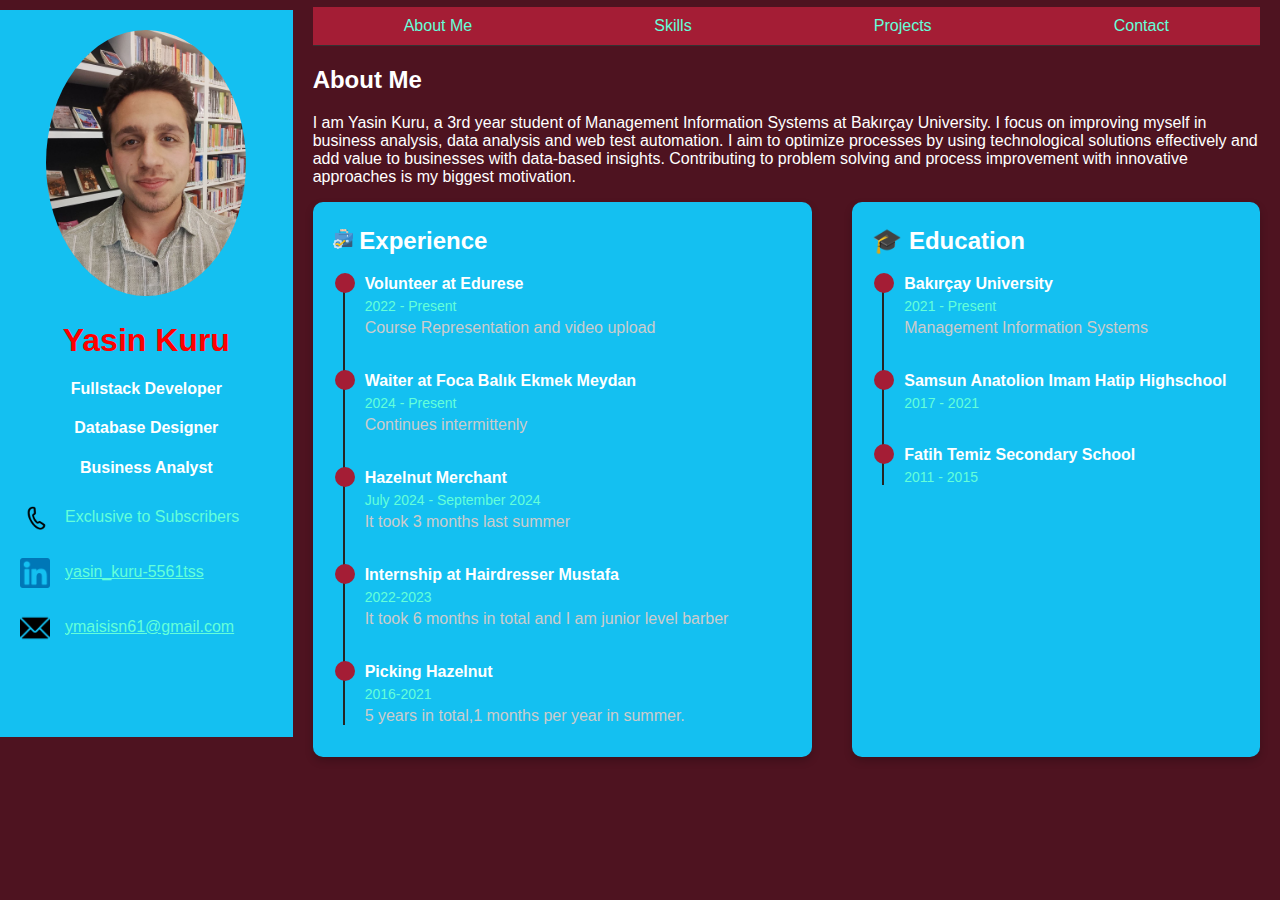
<file: My Portfolio Website/index.html>
<!DOCTYPE html>
<html lang="tr">
<head>
  <meta charset="UTF-8">
  <meta name="viewport" content="width=device-width, initial-scale=1.0">
  <title>Yasin Kuru</title>

  <link rel="stylesheet" href="aboutme.css">
</head>
<body>
  <div class="container">
    <!-- Sidebar -->
    <aside class="sidebar">
      <div class="sidebar-wrapper">
      <img src="img/profile-photo.jpg" alt="Avatar" class="avatar">
      <h1 style="color:red; font-weight: bold;">Yasin Kuru</h1>
      <h4>Fullstack Developer</h4>
      <h4>Database Designer</h4>
      <h4>Business Analyst</h4>

      <div class="contact">
        <p><img  src="img/contact icon/phone.png" > <span>Exclusive to Subscribers</span></p>
        <p><img  src="img/contact icon/linkedin.png" alt=""><a href="https://www.linkedin.com/in/yasin-kuru-5561tss/" target="_blank">yasin_kuru-5561tss</a></p>
        <p><img  src="img/contact icon/mail.png" alt="">    <a href="mailto:ymaisisn61@gmail.com" target="_blank">ymaisisn61@gmail.com</a>  </p>
      </div>
    </div>
    </aside>

    <!-- Navbar-->
    <main class="content">
      <nav class="tabs">
        <a href="index.html">About Me</a>
        <a href="skills.html">Skills</a>
        <a href="projects.html">Projects</a>
        <a href="contact1.html">Contact</a>
       
      </nav>
      <section class="about">
        <h2>About Me</h2>
        <p>
        I am Yasin Kuru, a 3rd year student of Management Information Systems at Bakırçay University. I focus on improving myself in business analysis, data analysis and web test automation. I aim to optimize processes by using technological solutions effectively and add value to businesses with data-based insights. Contributing to problem solving and process improvement with innovative approaches is my biggest motivation.
        </p>
      </section>
      <section class="aboutme">
        <div class="experience-container">
          <div class="experience-wrapper">

          <h2><img style="height: 20px; width: 20px; " src="img/experience.png" alt=""> Experience</h2>
          <div class="timeline">
            <div class="timeline-item">
              <div class="timeline-dot"></div>
              <div class="timeline-content">
                <h3>Volunteer at Edurese </h3>
                <p class="date">2022 - Present</p>
                <p>Course Representation and video upload</p>
              </div>
            </div>
            <div class="timeline-item">
              <div class="timeline-dot"></div>
              <div class="timeline-content">
                <h3>Waiter at Foca Balık Ekmek Meydan</h3>
                <p class="date">2024 - Present</p>
                <p>Continues intermittenly</p>
              </div>
            </div>
            <div class="timeline-item">
              <div class="timeline-dot"></div>
              <div class="timeline-content">
                <h3>Hazelnut Merchant</h3>
                <p class="date">July 2024 - September 2024</p>
                <p>It took 3 months last summer</p>
              </div>
            </div>
            <div class="timeline-item">
              <div class="timeline-dot"></div>
              <div class="timeline-content">
                <h3>Internship at Hairdresser Mustafa</h3>
                <p class="date">2022-2023</p>
                <p>It took 6 months in total and I am junior level barber</p>
              </div>
            </div>
            <div class="timeline-item">
              <div class="timeline-dot"></div>
              <div class="timeline-content">
                <h3>Picking Hazelnut</h3>
                <p class="date">2016-2021</p>
                <p>5 years in total,1 months per year in summer.</p>
              </div>
            </div>
          </div>
        </div>

        </div>
        <div class="education-container">
          <div class="experience-wrapper">
          <h2>🎓 Education</h2>
          <div class="timeline">
            <div class="timeline-item">
              <div class="timeline-dot"></div>
              <div class="timeline-content">
                <h3>Bakırçay University</h3>
                <p class="date">2021 - Present</p>
                <p>Management Information Systems</p>
              </div>
            </div>
            <div class="timeline-item">
              <div class="timeline-dot"></div>
              <div class="timeline-content">
                <h3>Samsun Anatolion Imam Hatip Highschool</h3>
                <p class="date">2017 - 2021</p>
              </div>
            </div>
            <div class="timeline-item">
              <div class="timeline-dot"></div>
              <div class="timeline-content">
                <h3>Fatih Temiz Secondary School</h3>
                <p class="date">2011 - 2015</p>
              </div>
            </div>
          </div>
        </div>
        </div>
      </section>
    </main>
  </div>
</body>
</html>
</file>
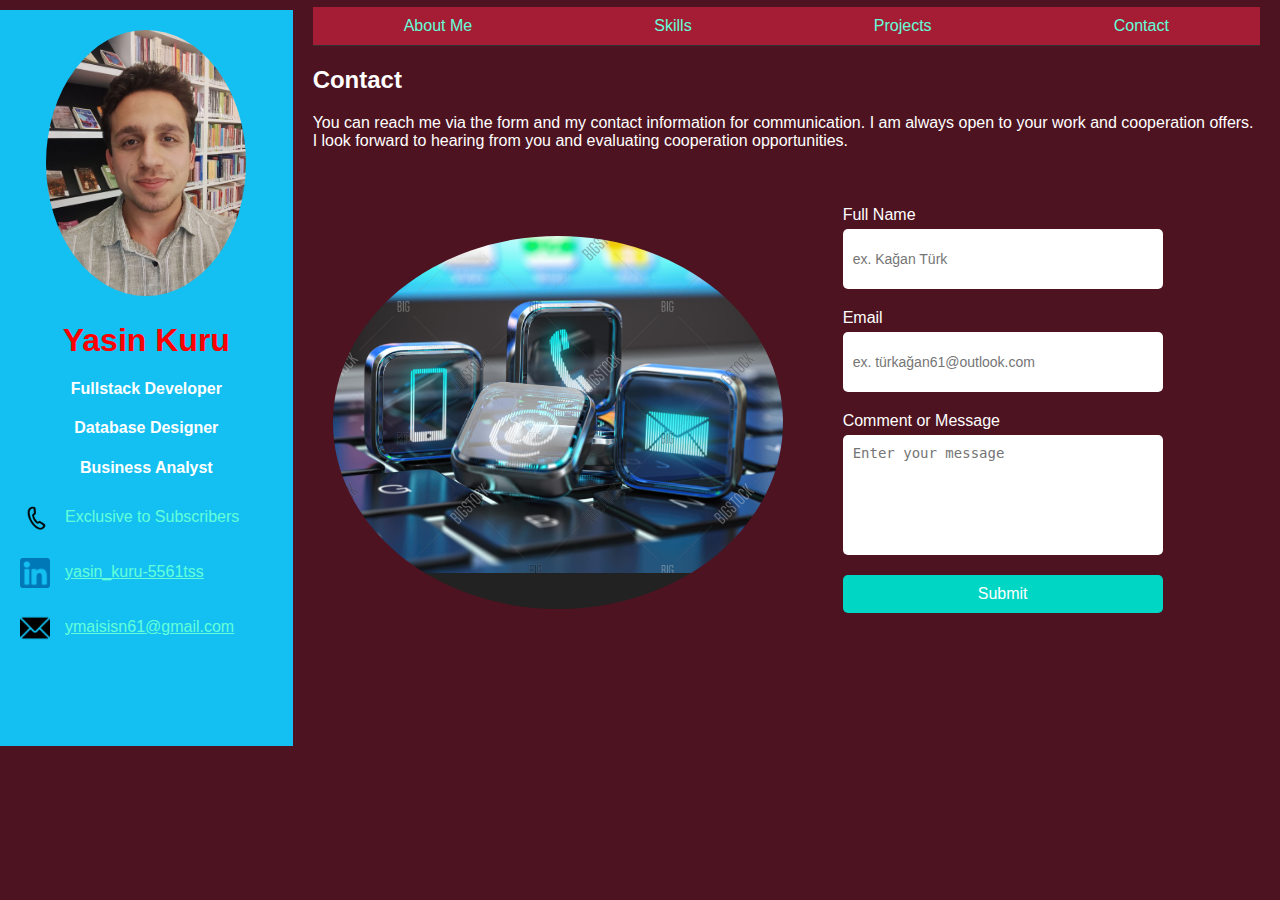
<file: My Portfolio Website/contact1.html>
<!DOCTYPE html>
<html lang="tr">
<head>
  <meta charset="UTF-8">
  <meta name="viewport" content="width=device-width, initial-scale=1.0">
  <title>Yasin Kuru</title>
  <link rel="stylesheet" href="contact1.css">
</head>
<body>
  <div class="container">
    <!-- Sidebar -->
    <aside class="sidebar">
      <div class="sidebar-wrapper">
      <img src="img/profile-photo.jpg" alt="Avatar" class="avatar">
      <h1 style="color:red; font-weight: bold;">Yasin Kuru</h1>
      <h4>Fullstack Developer</h4>
      <h4>Database Designer</h4>
      <h4>Business Analyst</h4>

      <div class="contact">
        <p><img  src="img/contact icon/phone.png" > <span>Exclusive to Subscribers</span></p>
        <p><img  src="img/contact icon/linkedin.png" alt=""><a href="https://www.linkedin.com/in/yasin-kuru-5561tss/" target="_blank">yasin_kuru-5561tss</a></p>
        <p><img  src="img/contact icon/mail.png" alt="">    <a href="mailto:ymaisisn61@gmail.com" target="_blank" >ymaisisn61@gmail.com</a>  </p>
      </div>
    </div>
    </aside>

    <!--Navbar -->
    <main class="content">
      <nav class="tabs">
        <a href="index.html">About Me</a>
        <a href="skills.html">Skills</a>
        <a href="projects.html">Projects</a>
        <a href="contact1.html">Contact</a>
       
      </nav>
      <section class="about">
        <h2>Contact</h2>
        <p>
            You can reach me via the form and my contact information for communication. I am always open to your work and cooperation offers. I look forward to hearing from you and evaluating cooperation opportunities.
        </p>
      </section>
      <section class="connection">
        <div class="container">
            <div class="form">
            <div class="form-image">
            <img src="img/contact.jpg" alt="Mail Icon">
            </div>
            <div class="form-area">
                <form action="#" method="POST">
                    <label for="name">Full Name</label>
                    <input type="text" id="name" name="name" placeholder="ex. Kağan Türk">
    
                    <label for="email">Email</label>
                    <input type="email" id="email" name="email" placeholder="ex. türkağan61@outlook.com">
    
                    <label for="message">Comment or Message</label>
                    <textarea id="message" name="message" placeholder="Enter your message"></textarea>
                    <button type="submit">Submit</button>
                </form>
            </div>
        </div>
        
        </div>

      </section>
    </main>
  </div>
</body>
</html>
</file>
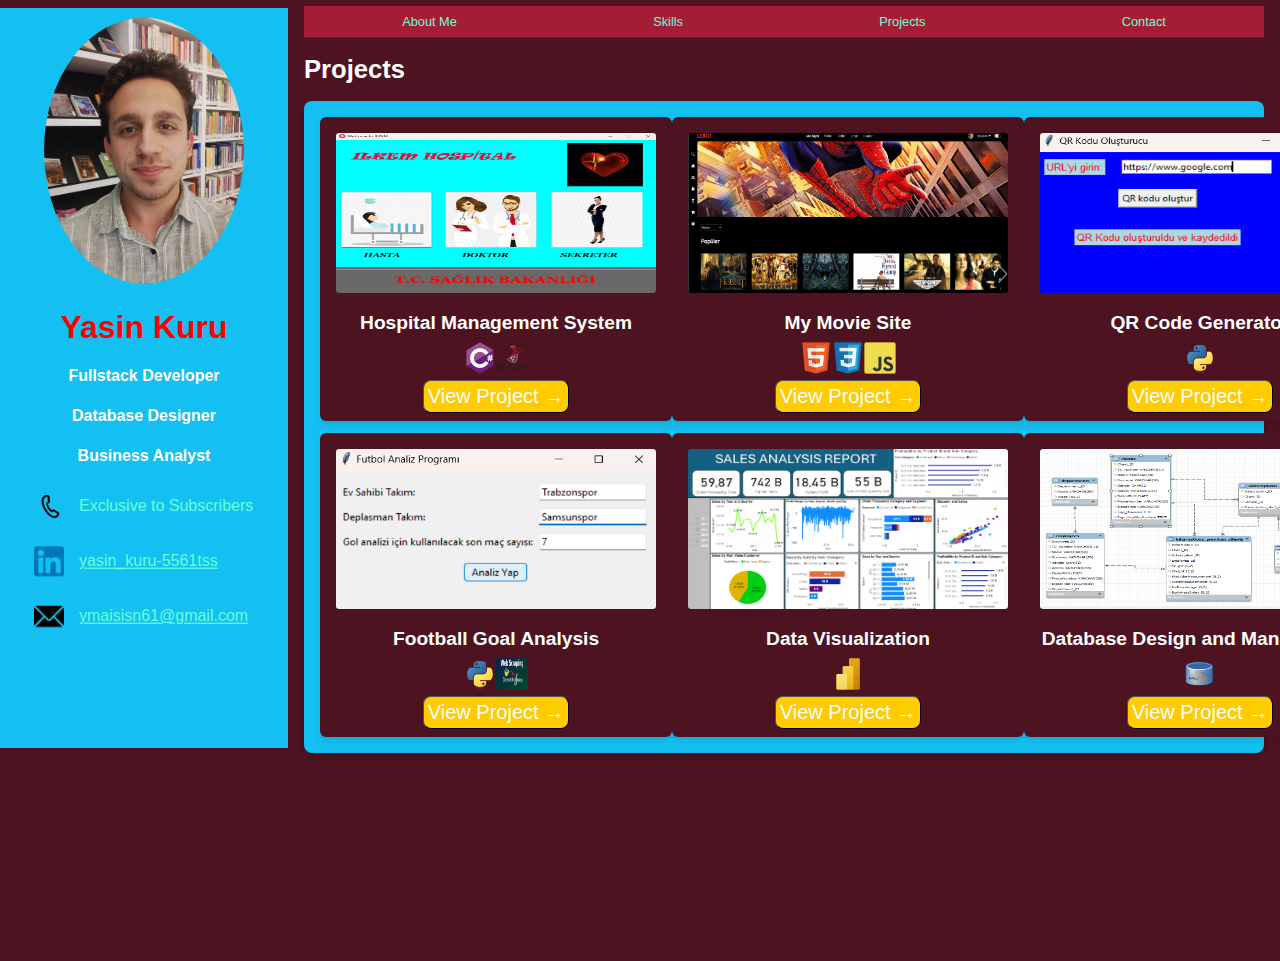
<file: My Portfolio Website/projects.html>
<!DOCTYPE html>
<html lang="tr">
<head>
  <meta charset="UTF-8">
  <meta name="viewport" content="width=device-width, initial-scale=1.0">
  <title>Yasin Kuru</title>
  <link rel="stylesheet" href="projects.css">
</head>
<body>
  <div class="container">
    <!-- Sidebar -->
    <aside class="sidebar">
      <div class="sidebar-wrapper">
      <img src="img/profile-photo.jpg" alt="Avatar" class="avatar">
      <h1 style="color:red; font-weight: bold;">Yasin Kuru</h1>
      <h4>Fullstack Developer</h4>
      <h4>Database Designer</h4>
      <h4>Business Analyst</h4>

      <div class="contact">
        <p><img  src="img/contact icon/phone.png" > <span>Exclusive to Subscribers</span></p>
        <p><img  src="img/contact icon/linkedin.png" alt=""><a href="https://www.linkedin.com/in/yasin-kuru-5561tss/" target="_blank">yasin_kuru-5561tss</a></p>
        <p><img  src="img/contact icon/mail.png" alt="">    <a href="mailto:211005039@bakircay.edu.tr" target="_blank">ymaisisn61@gmail.com</a>  </p>
      </div>
    </aside>

    <!-- Navbar-->
    <main class="content">
      <nav class="tabs">
        <a href="index.html">About Me</a>
        <a href="skills.html">Skills</a>
        <a href="projects.html">Projects</a>
        <a href="contact1.html">Contact</a>
       
      </nav>
      <section class="projectS">
        <h1>Projects</h1>
        <div class="project-container">

       
          <div class="project">
            <img src="img/Hospital management system img/profil.png" alt="">
            <h2>Hospital Management System</h2>
            <div class="icons">
            <img src="img/app icons/(CSharp).png" alt="">
            <img src="img/app icons/microsoft-sql-server-logo-svgrepo-com.png" alt="">
            </div>
            <a href="projehospital.html" target="_blank">
              <button>View Project →</button>
            </a>
          </div>
          <div class="project">
            <img src="img/Film website project img/profile.png" alt="">
            <h2>My Movie Site</h2>
            <div class="icons">
              <img src="img/app icons/HTML5.png" alt="">
              <img src="img/app icons/CSS3.png" alt="">
              <img src="img/app icons/JavaScript.png" alt="">
            </div>
            <a href="projefilm.html" target="_blank">
              <button>View Project →</button>
            </a>
          </div>
          <div class="project">
            <img src="img/QR code generator/profile.png" alt="">
            <h2>QR Code Generator</h2>
            <div class="icons">
              <img src="img/app icons/Python.png" alt="">
            </div>
            <a href="projeqrcode.html" target="_blank">
              <button>View Project →</button>
            </a>
          </div>
          <div class="project">
            <img src="img/footbal goal analysis img/profile.png" alt="">
            <h2>Football Goal Analysis</h2>
            <div class="icons">
              <img src="img/app icons/Python.png" alt="">
              <img src="img/app icons/webscrap.jpg" alt="">
            </div>
            <a href="projegoalanalysis.html" target="_blank">
              <button>View Project →</button>
            </a>
          </div>
          <div class="project">
            <img src="img/Data Visualization img/profile.png" alt="">
            <h2>Data Visualization</h2>
            <div class="icons">
            <img src="img/app icons/power-bi-icon.png" alt="">
          </div>
          <a href="projepowerbi.html" target="_blank">
            <button>View Project →</button>
          </a>
          </div>
          <div class="project">
            <img src="img/Database Design/profile.png" alt="">
            <h2>Database Design and Management</h2>
            <div class="icons">
              <img src="img/app icons/MySQL-PNG-HD-Images.png" alt="">
            </div>
            <a href="projedbdesign.html" target="_blank">
              <button>View Project →</button>
            </a>
          </div>
        </div>
      </section>
    </main>
  </div>
</body>
</html>
</file>
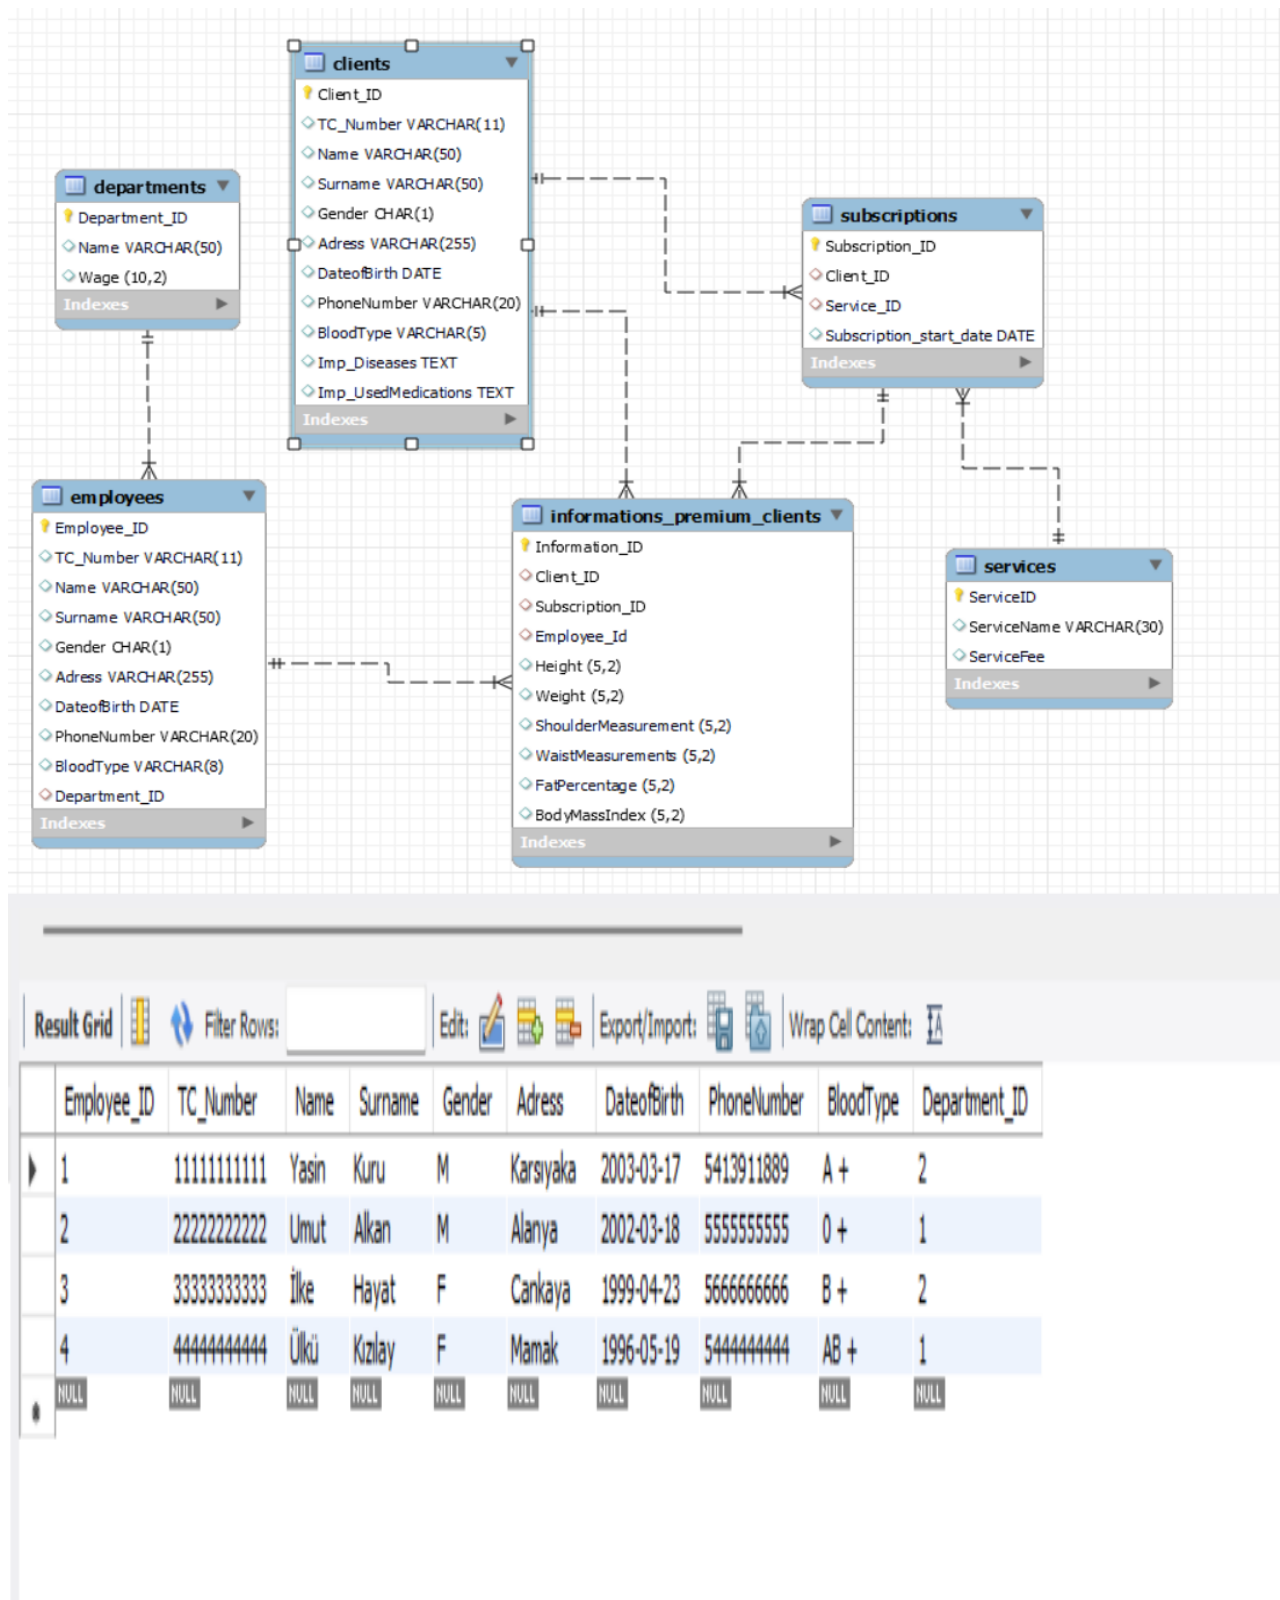
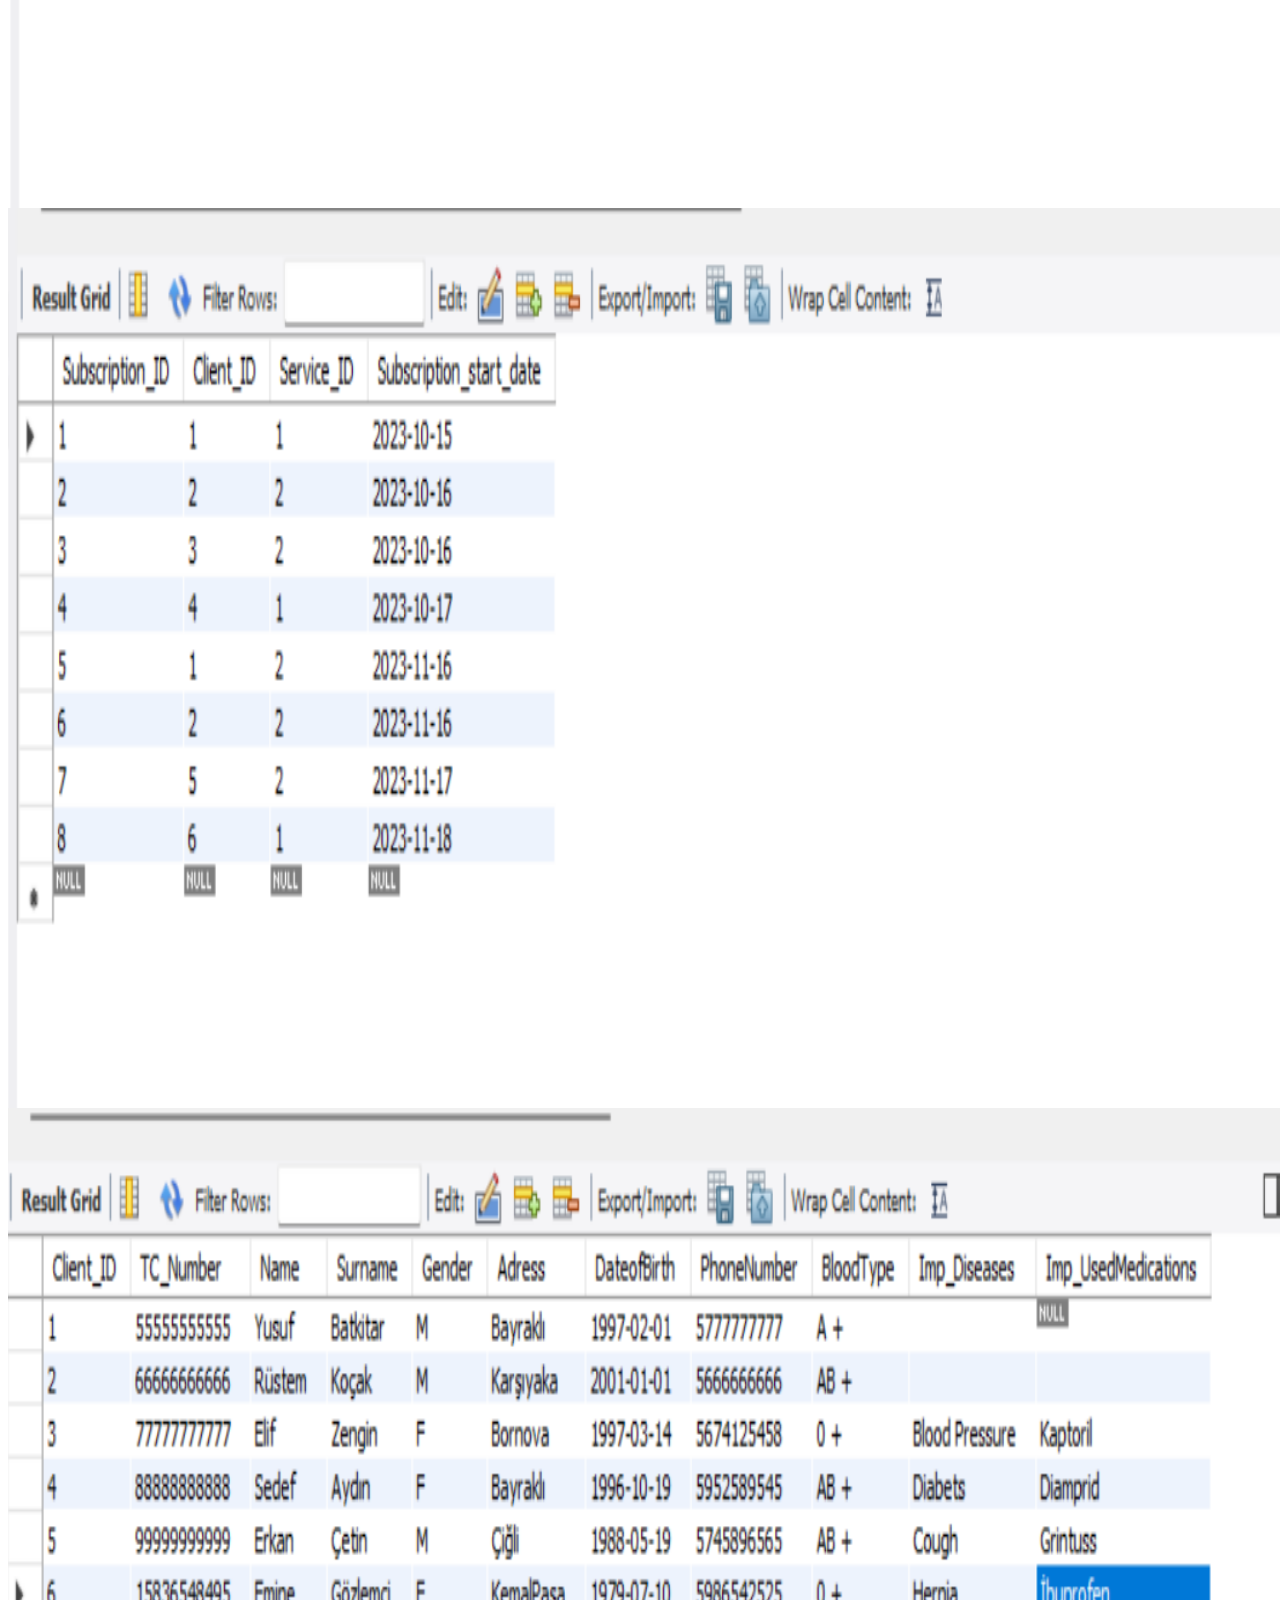
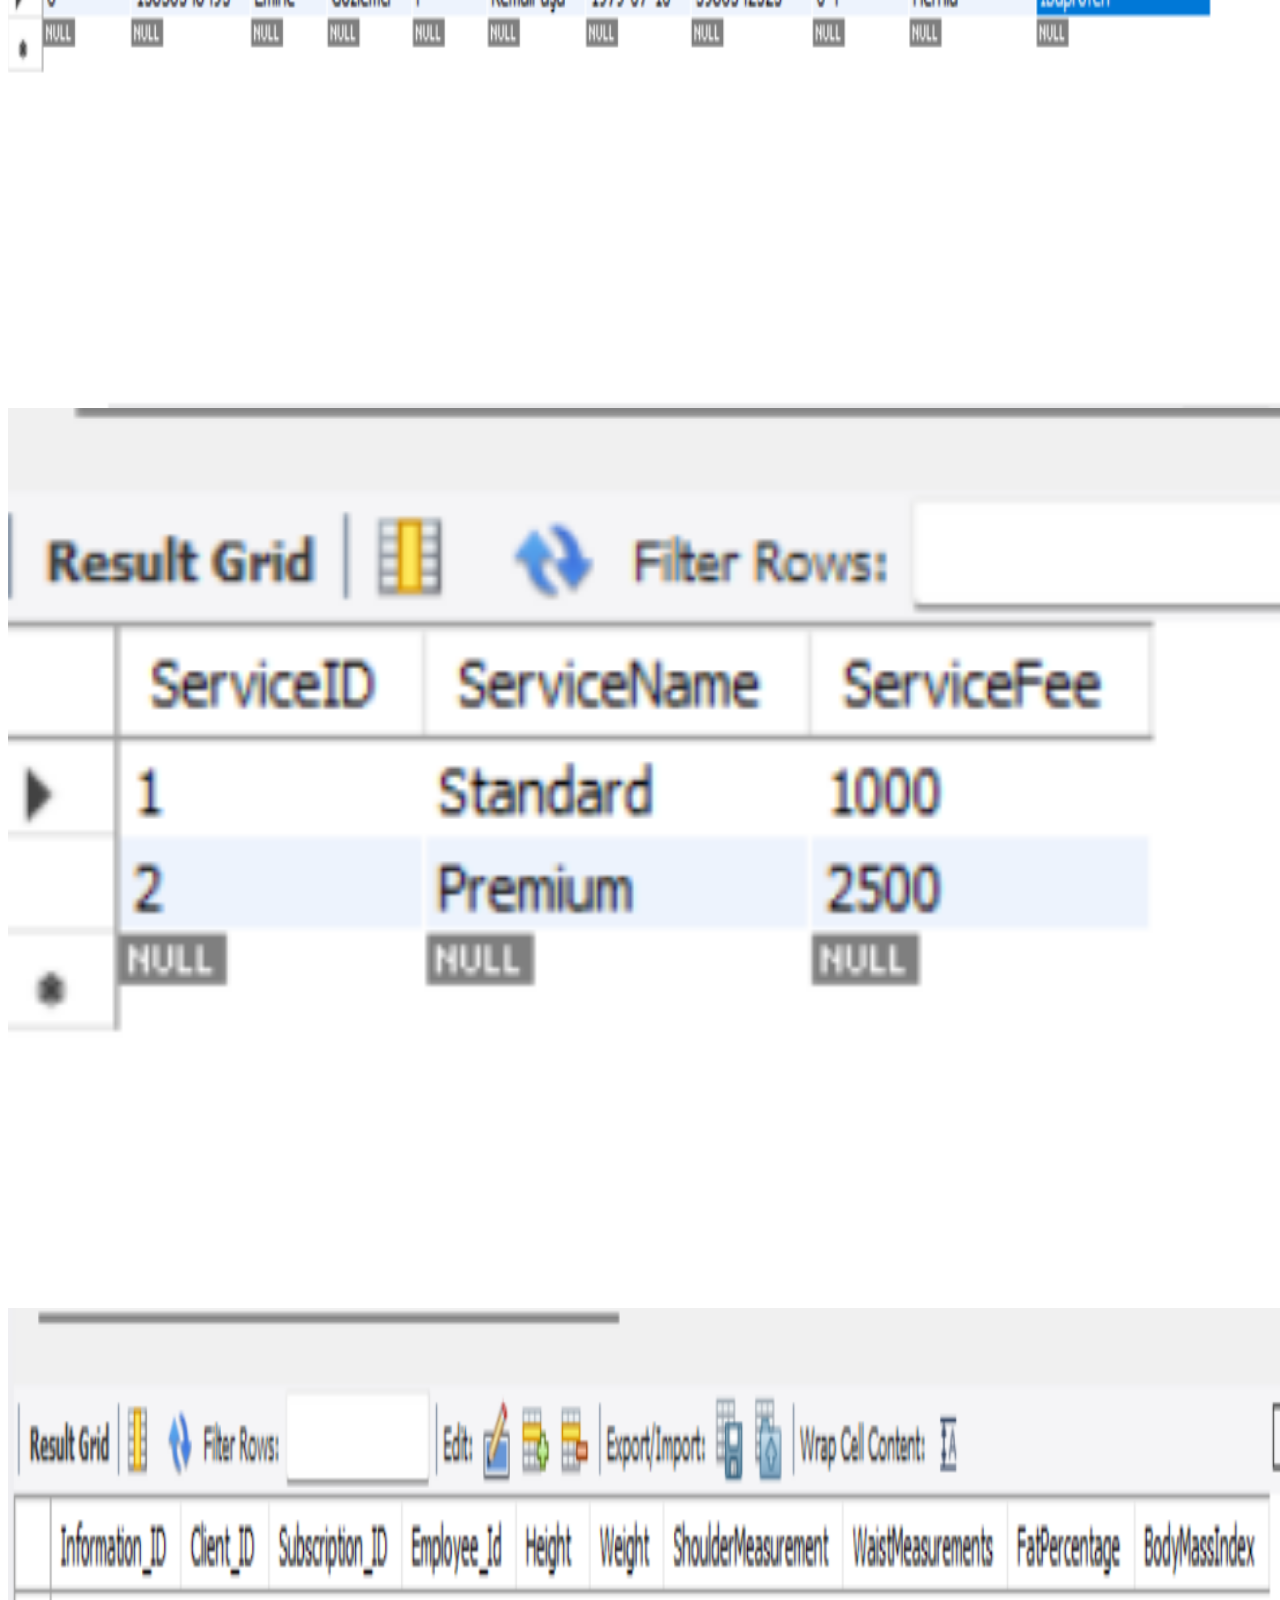
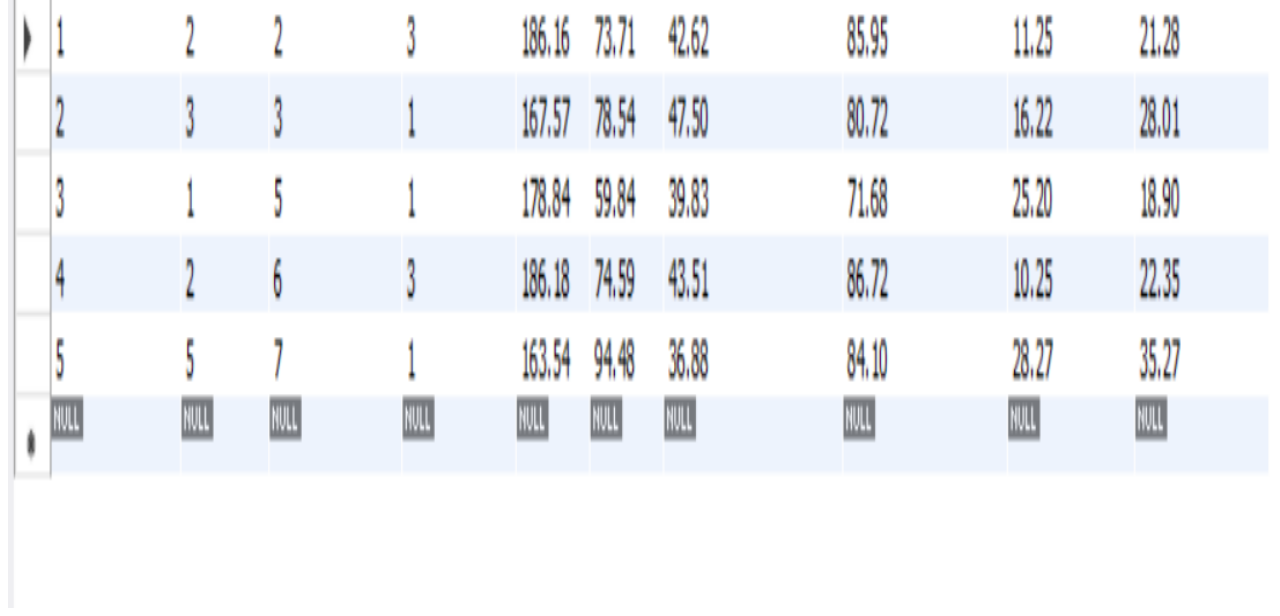
<file: My Portfolio Website/projedbdesign.html>
<html lang="en">
<head>
    <meta charset="UTF-8">
    <meta name="viewport" content="width=device-width, initial-scale=1.0">
    <title>Document</title>
    <style>
        img{
            height: 100vh;
            width: 100vw;

        }
    </style>
  
</head>
<body>
    <img src="img/Database Design/profile.png" alt="">
    <img src="img/Database Design/Ekran görüntüsü 2024-01-07 151950.png" alt="">
    <img src="img/Database Design/Ekran görüntüsü 2024-01-07 152022.png" alt="">
    <img src="img/Database Design/Ekran görüntüsü 2024-01-09 090505.png" alt="">
    <img src="img/Database Design/Ekran görüntüsü 2024-01-09 090733.png" alt="">
    <img src="img/Database Design/Ekran görüntüsü 2024-01-09 090828.png" alt="">




        

    </div>
</body>
</html>
</file>
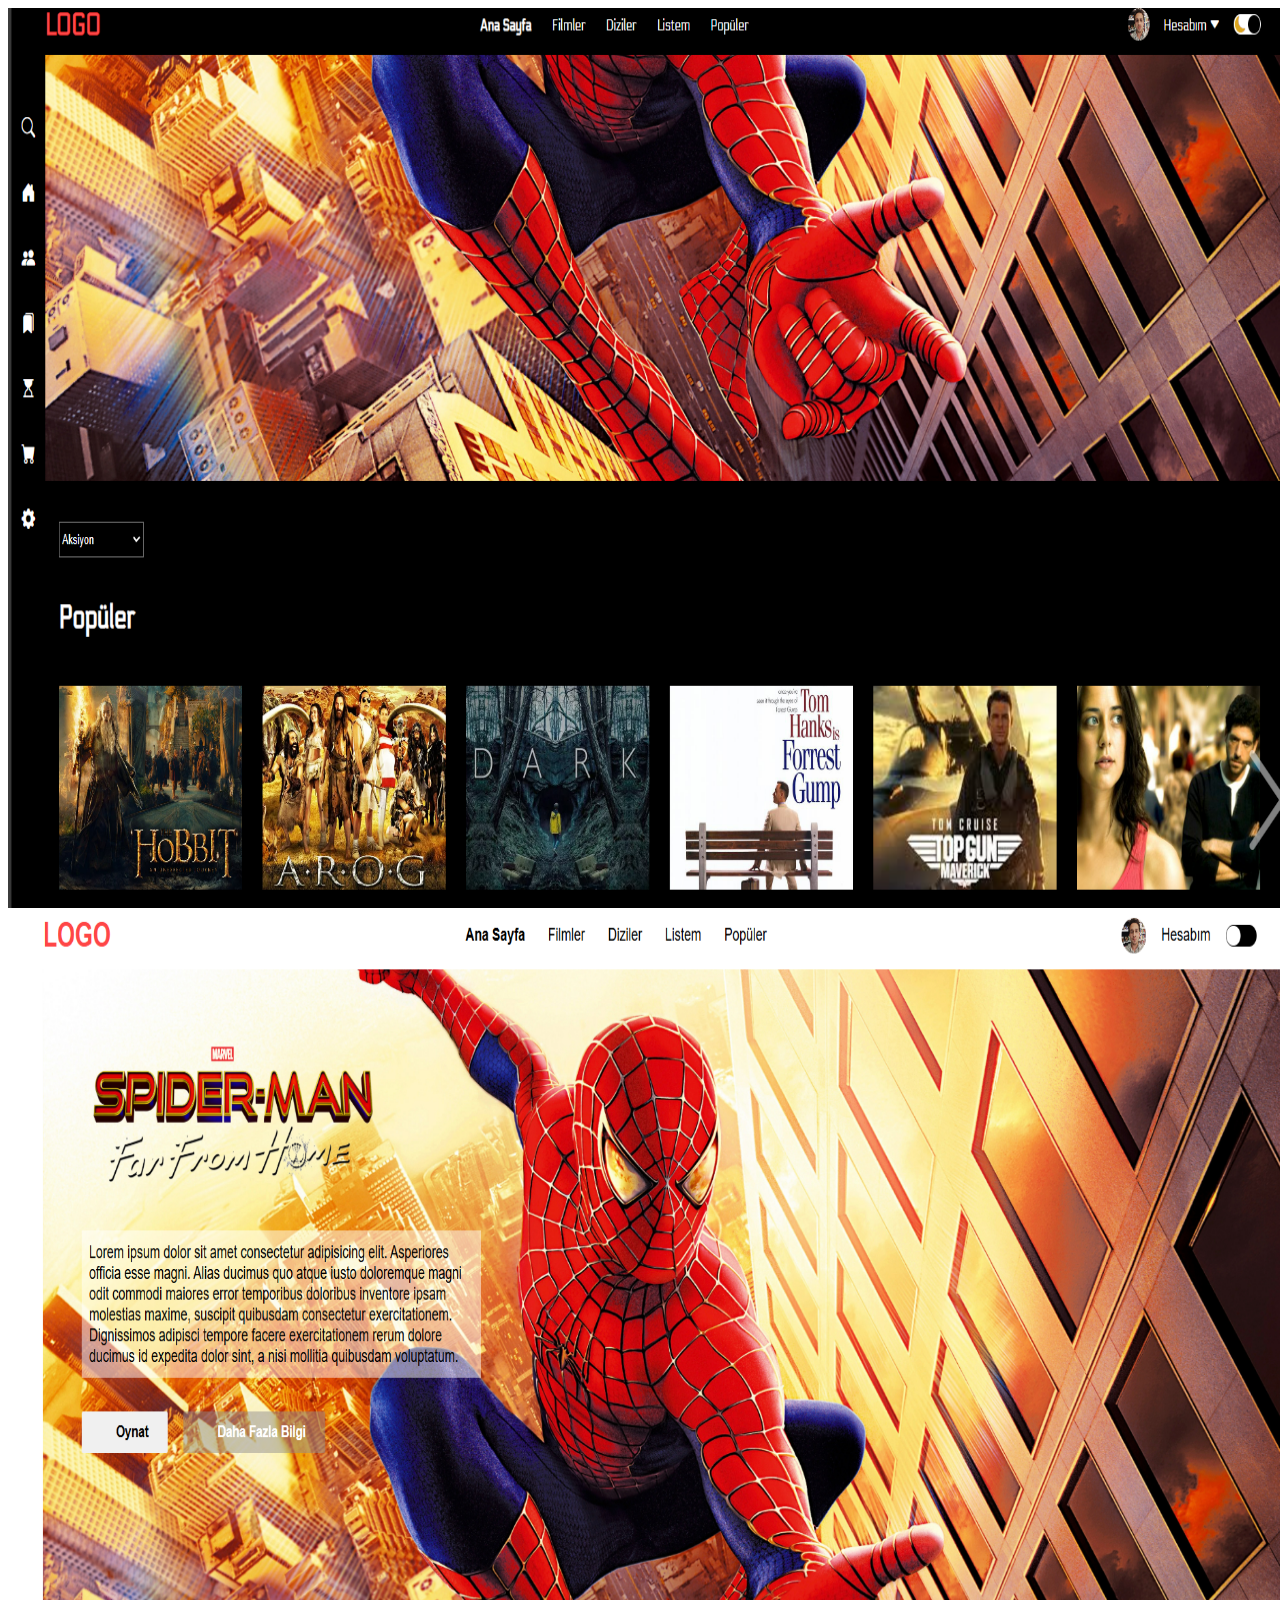
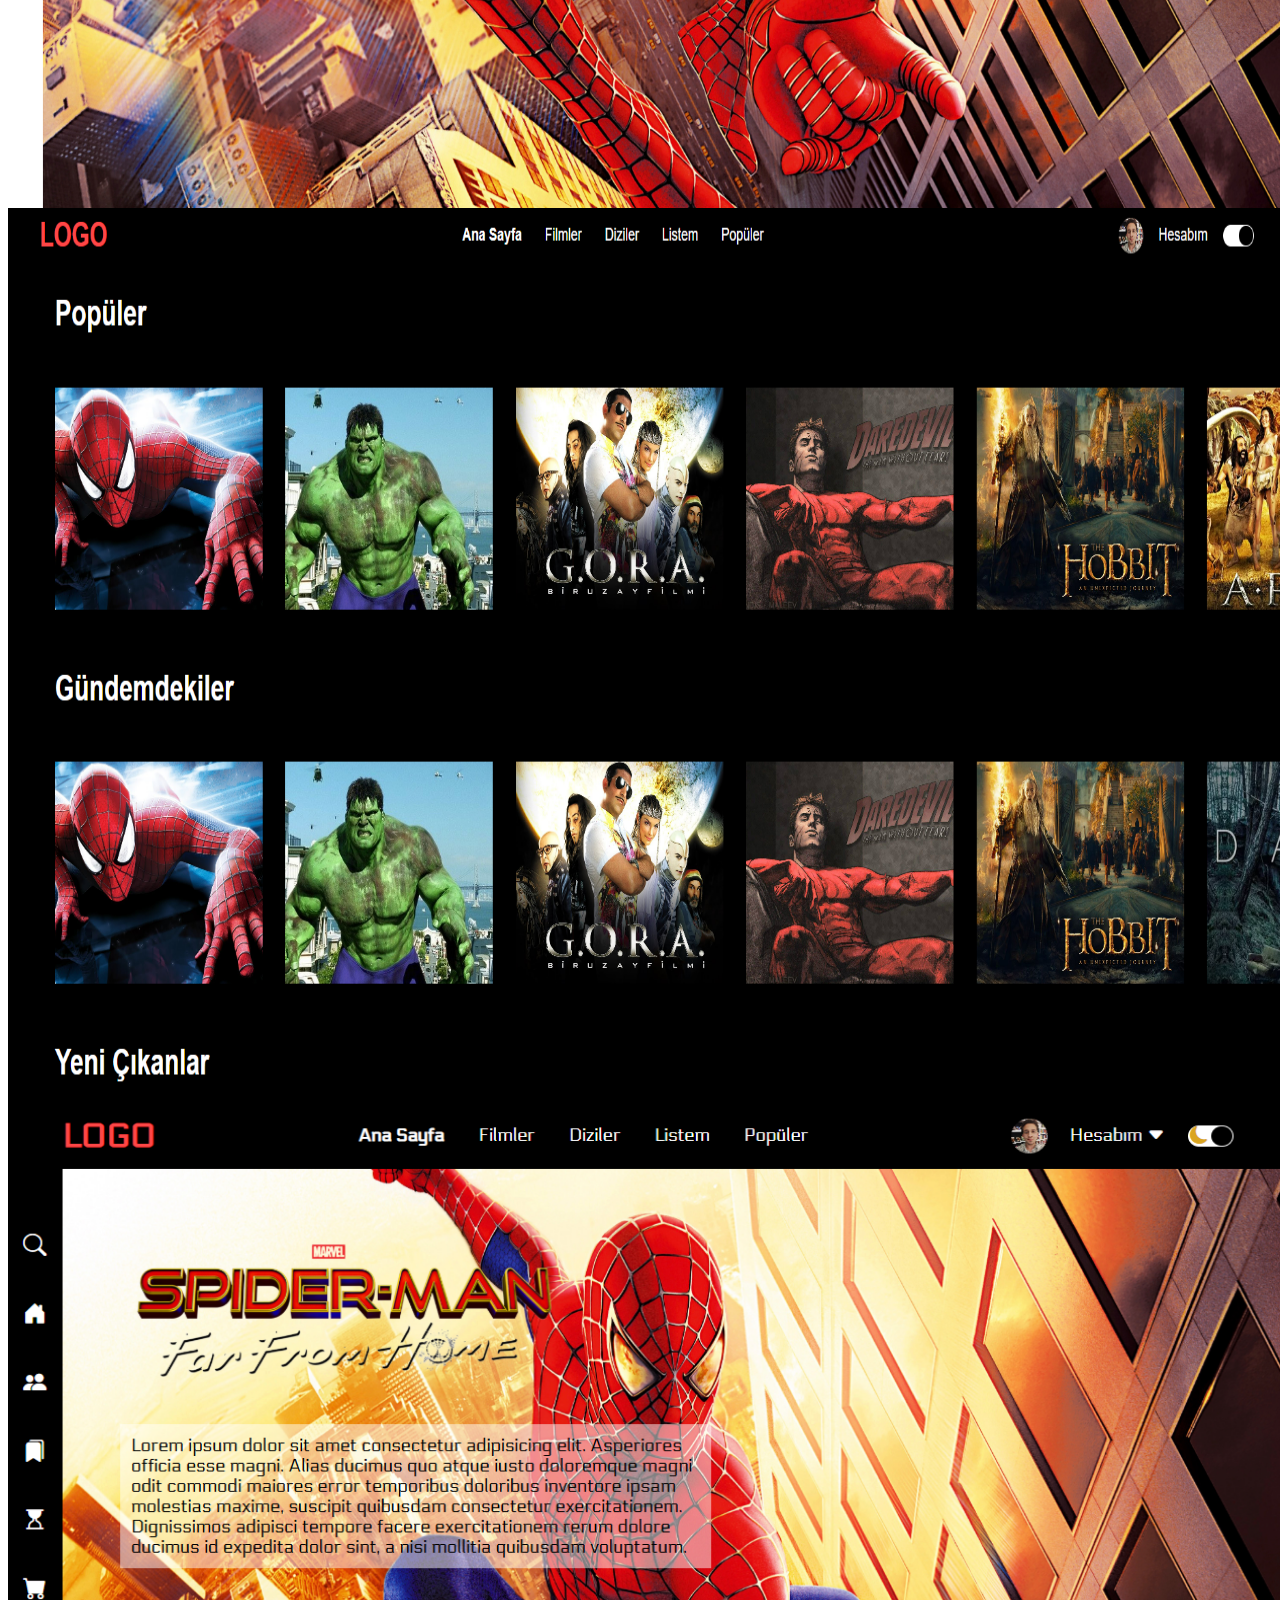
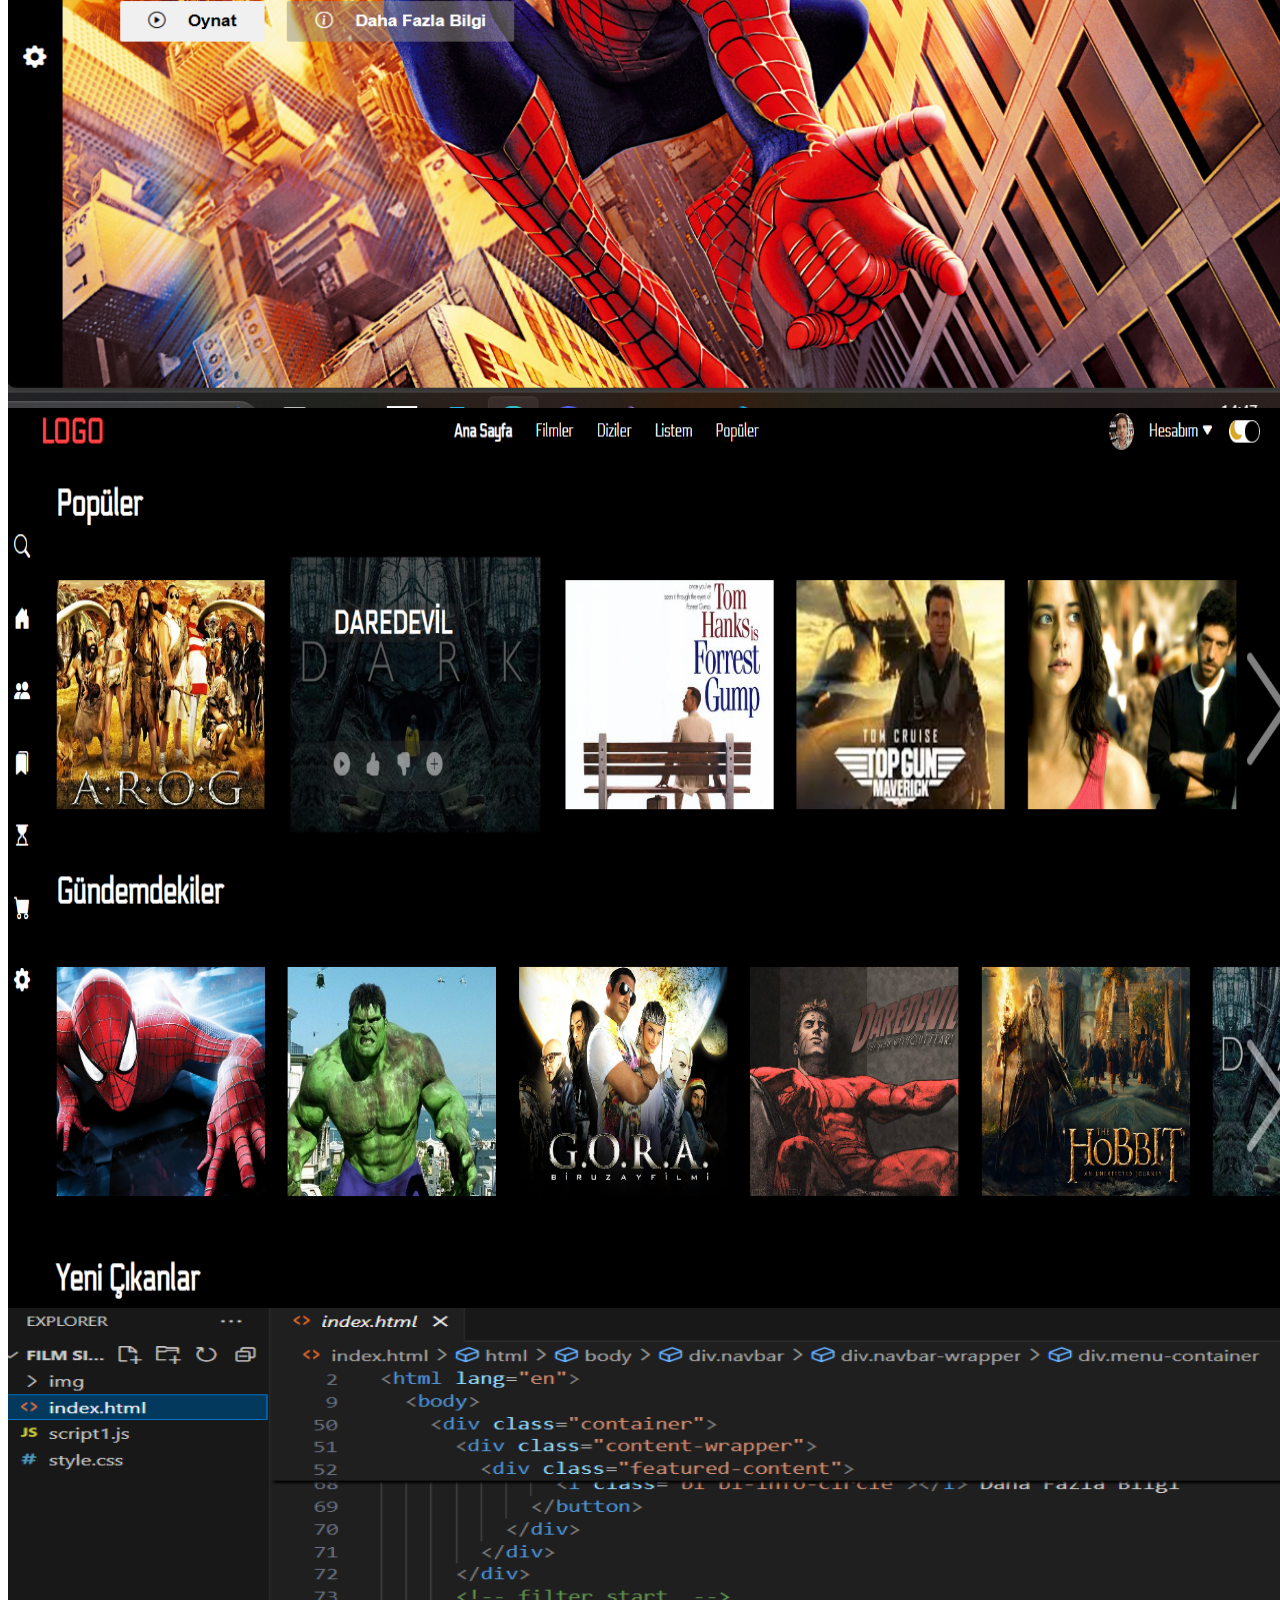
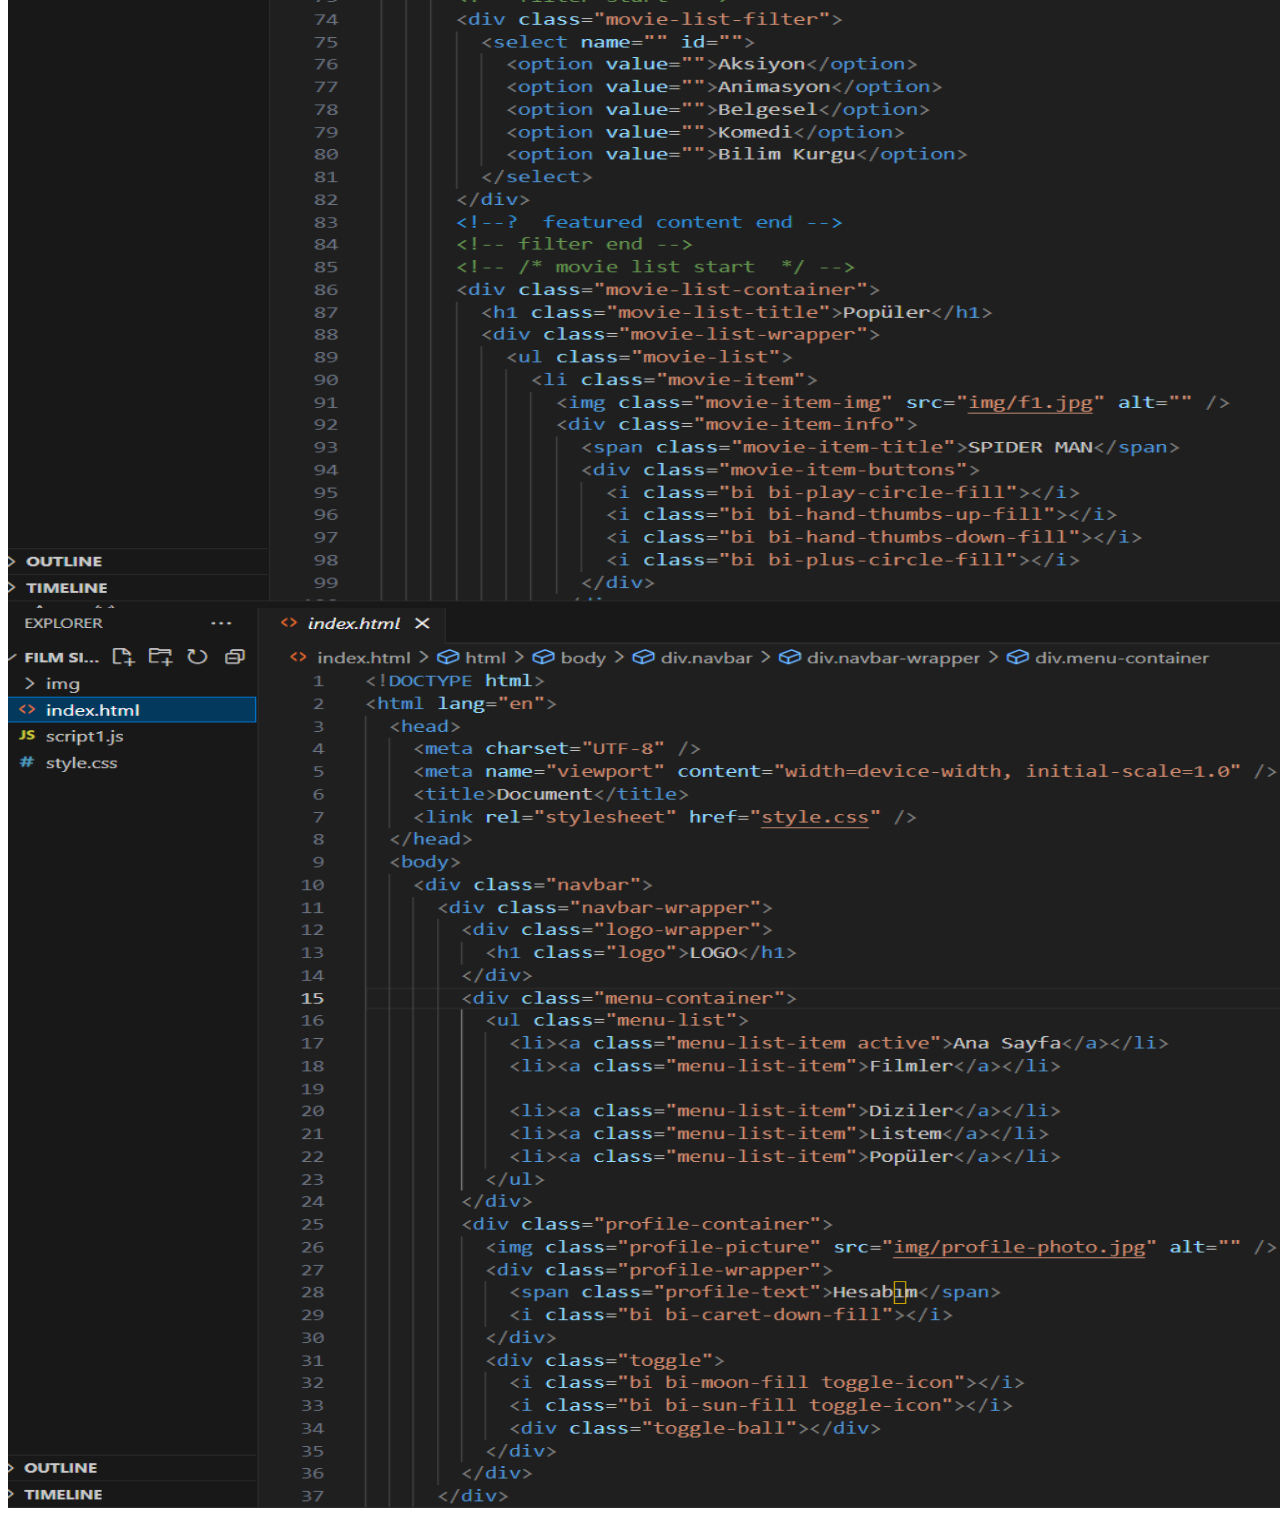
<file: My Portfolio Website/projefilm.html>
<html lang="en">
<head>
    <meta charset="UTF-8">
    <meta name="viewport" content="width=device-width, initial-scale=1.0">
    <title>Document</title>
    <style>
        img{
            height: 100vh;
            width: 100vw;
        }
    </style>
  
</head>
<body>
    <div class="image-container">
        <img src="img/Film website project img/profile.png" alt="">
        <img src="img/Film website project img/Ekran görüntüsü 2024-11-24 013527.png" alt="">
        <img src="img/Film website project img/Ekran görüntüsü 2024-11-24 013544.png" alt="">
        <img src="img/Film website project img/Ekran görüntüsü 2024-11-24 144747.png" alt="">
        <img src="img/Film website project img/Ekran görüntüsü 2024-11-24 144839.png" alt="">
        <img src="img/Film website project img/Ekran görüntüsü 2024-11-24 145141.png" alt="">
        <img src="img/Film website project img/Ekran görüntüsü 2024-11-24 145205.png" alt="">

    </div>
</body>
</html>
</file>
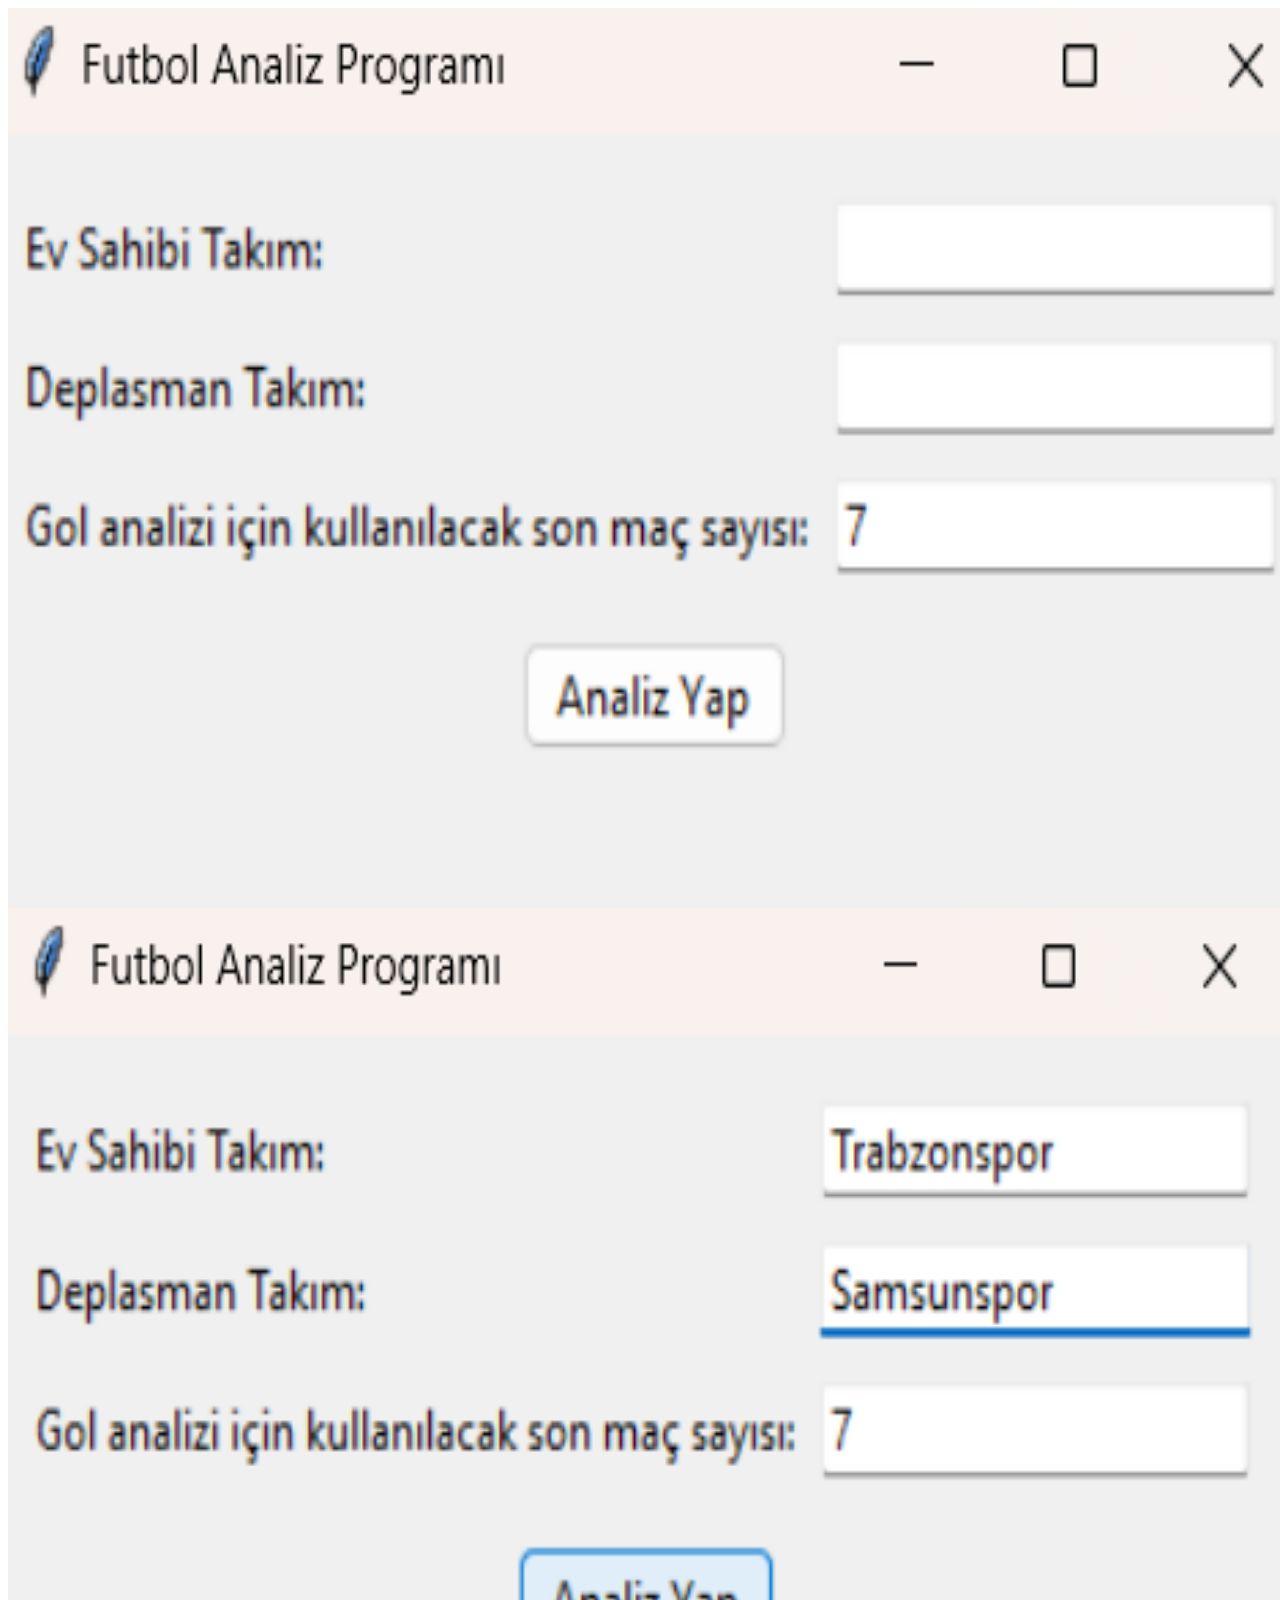
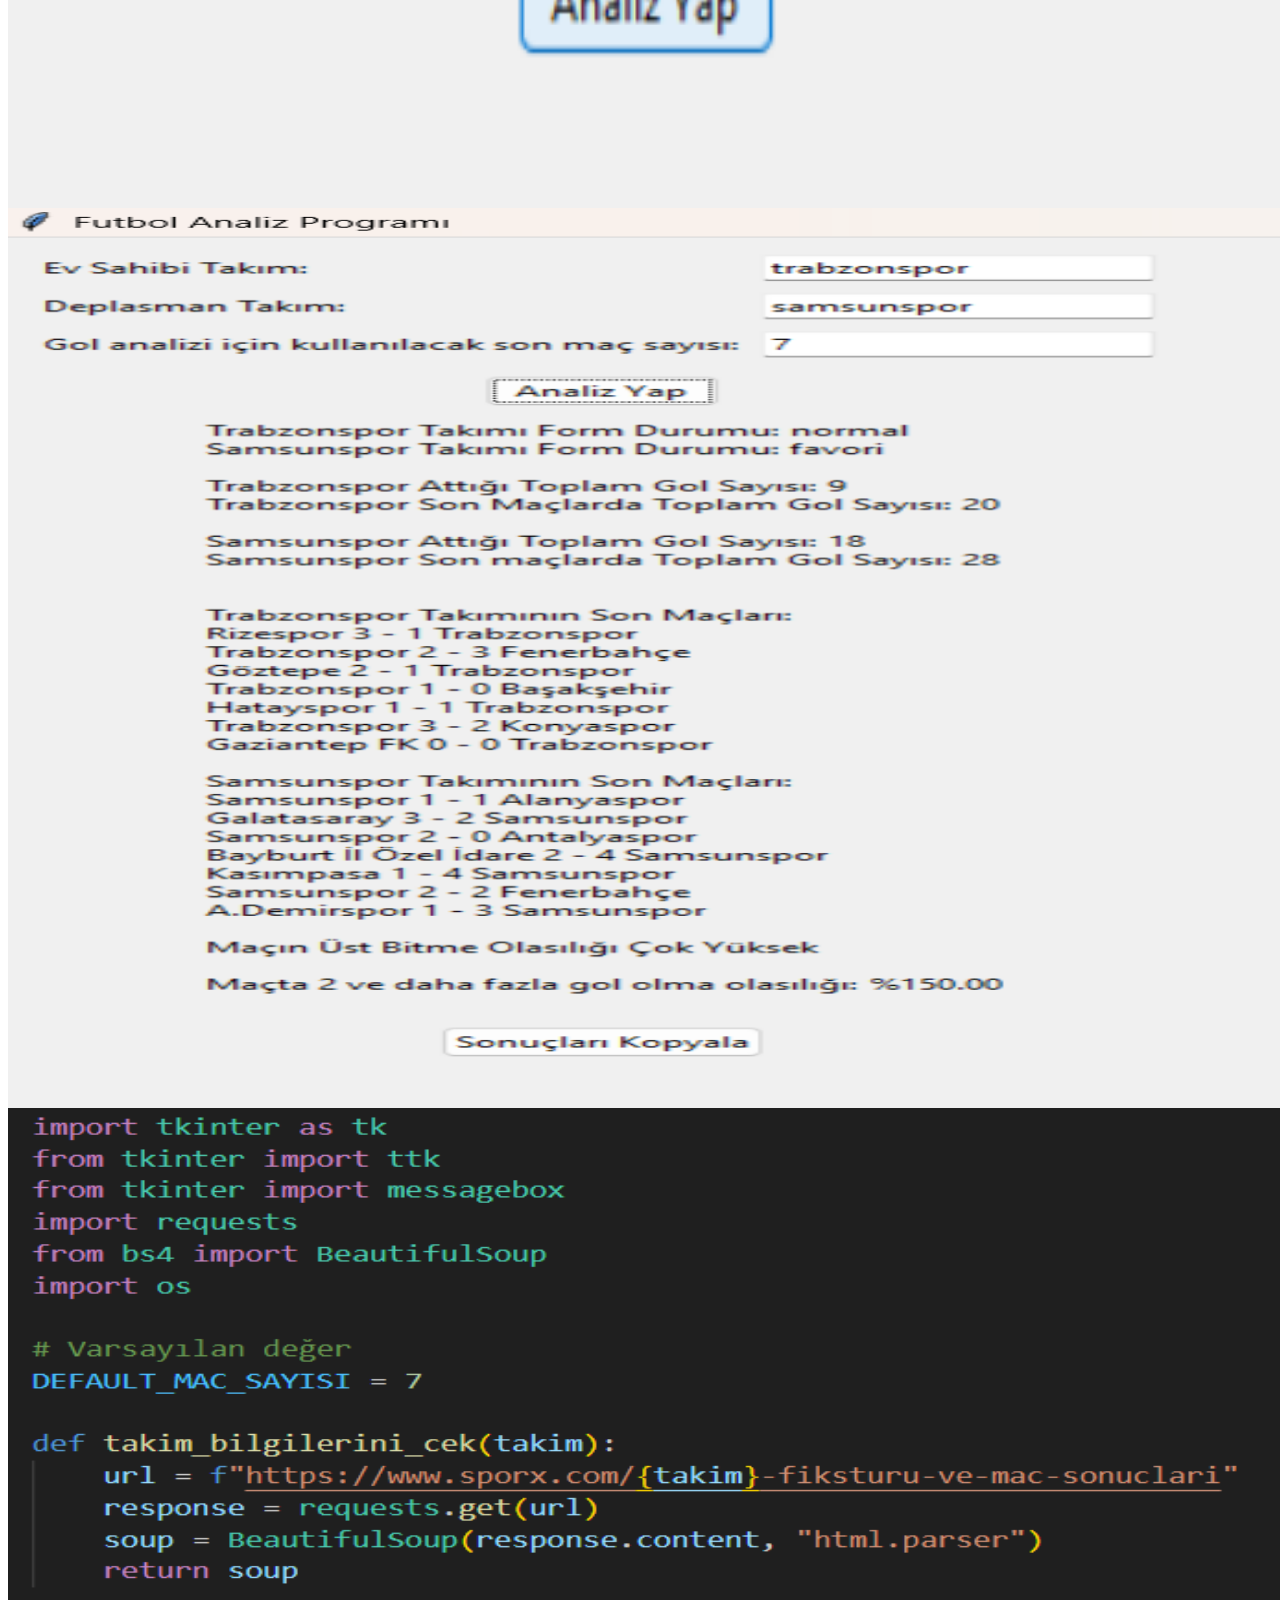
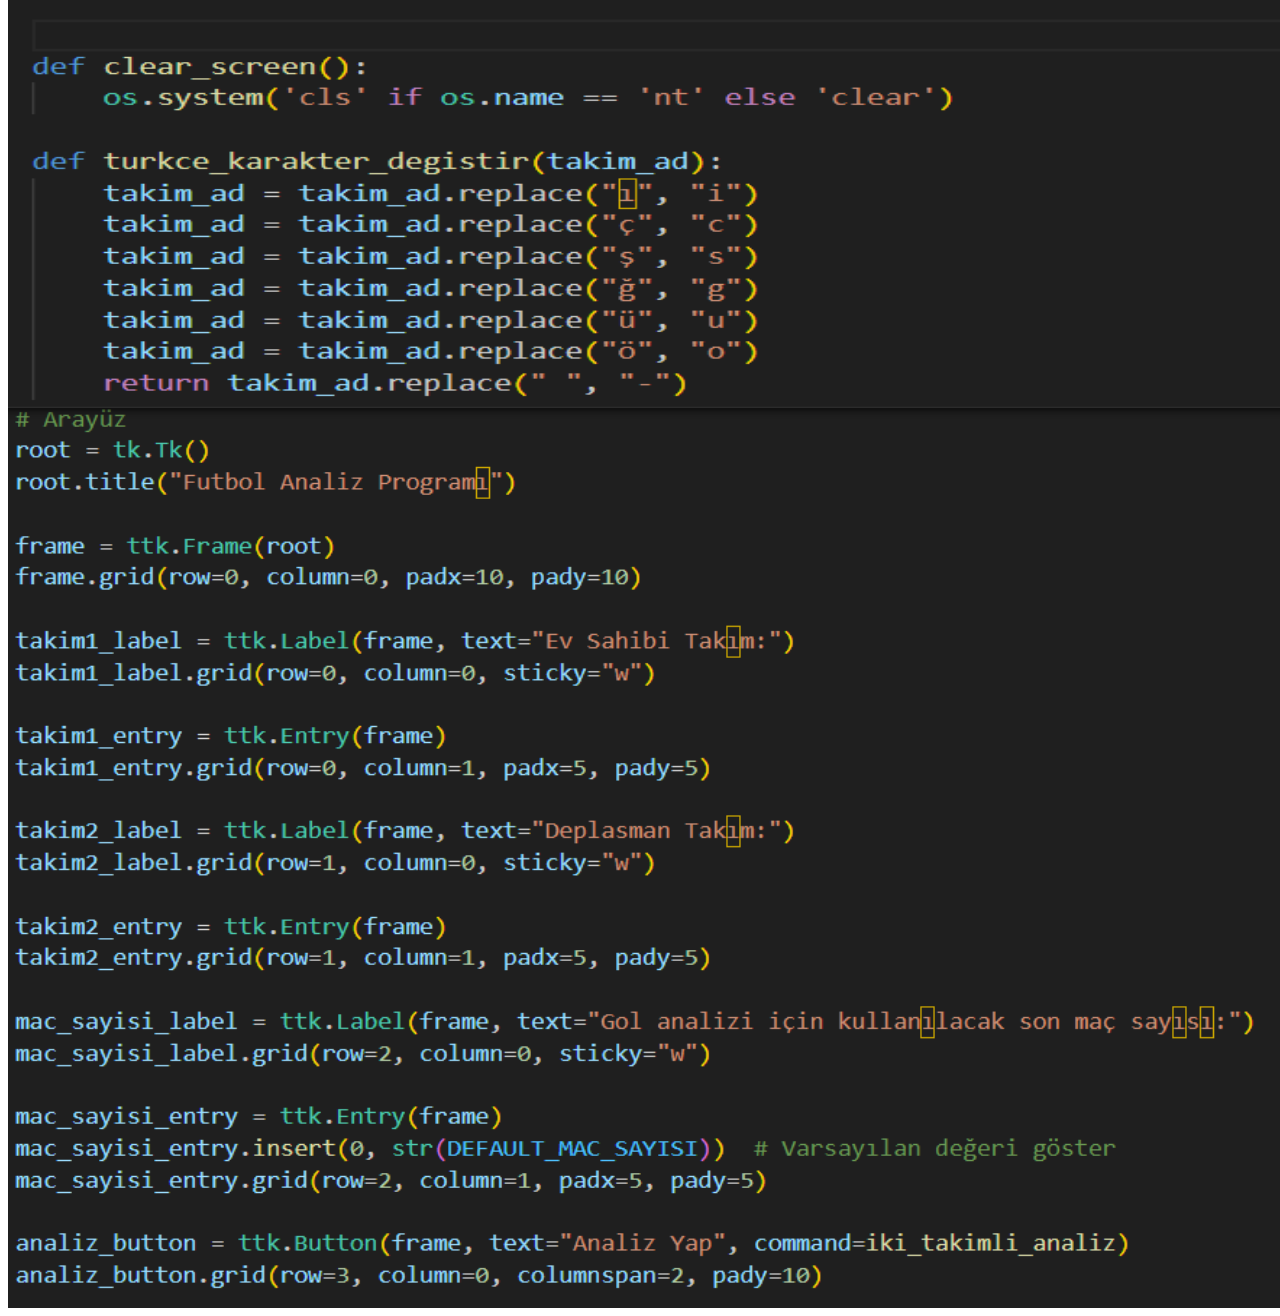
<file: My Portfolio Website/projegoalanalysis.html>
<html lang="en">
<head>
    <meta charset="UTF-8">
    <meta name="viewport" content="width=device-width, initial-scale=1.0">
    <title>Document</title>
    <style>
        img{
            height: 100vh;
            width: 100vw;

        }
    </style>
  
</head>
<body>
    <div class="image-container">
        <img src="img/footbal goal analysis img/Ekran görüntüsü 2024-11-24 150324.png" alt="">
        <img src="img/footbal goal analysis img/profile.png"  alt="">
        <img src="img/footbal goal analysis img/Ekran görüntüsü 2024-11-24 210025.png"  alt="">
    </div>

        <img src="img/footbal goal analysis img/Ekran görüntüsü 2024-11-24 150520.png" alt="">
        <img src="img/footbal goal analysis img/Ekran görüntüsü 2024-11-24 150543.png" alt="">




        

    </div>
</body>
</html>
</file>
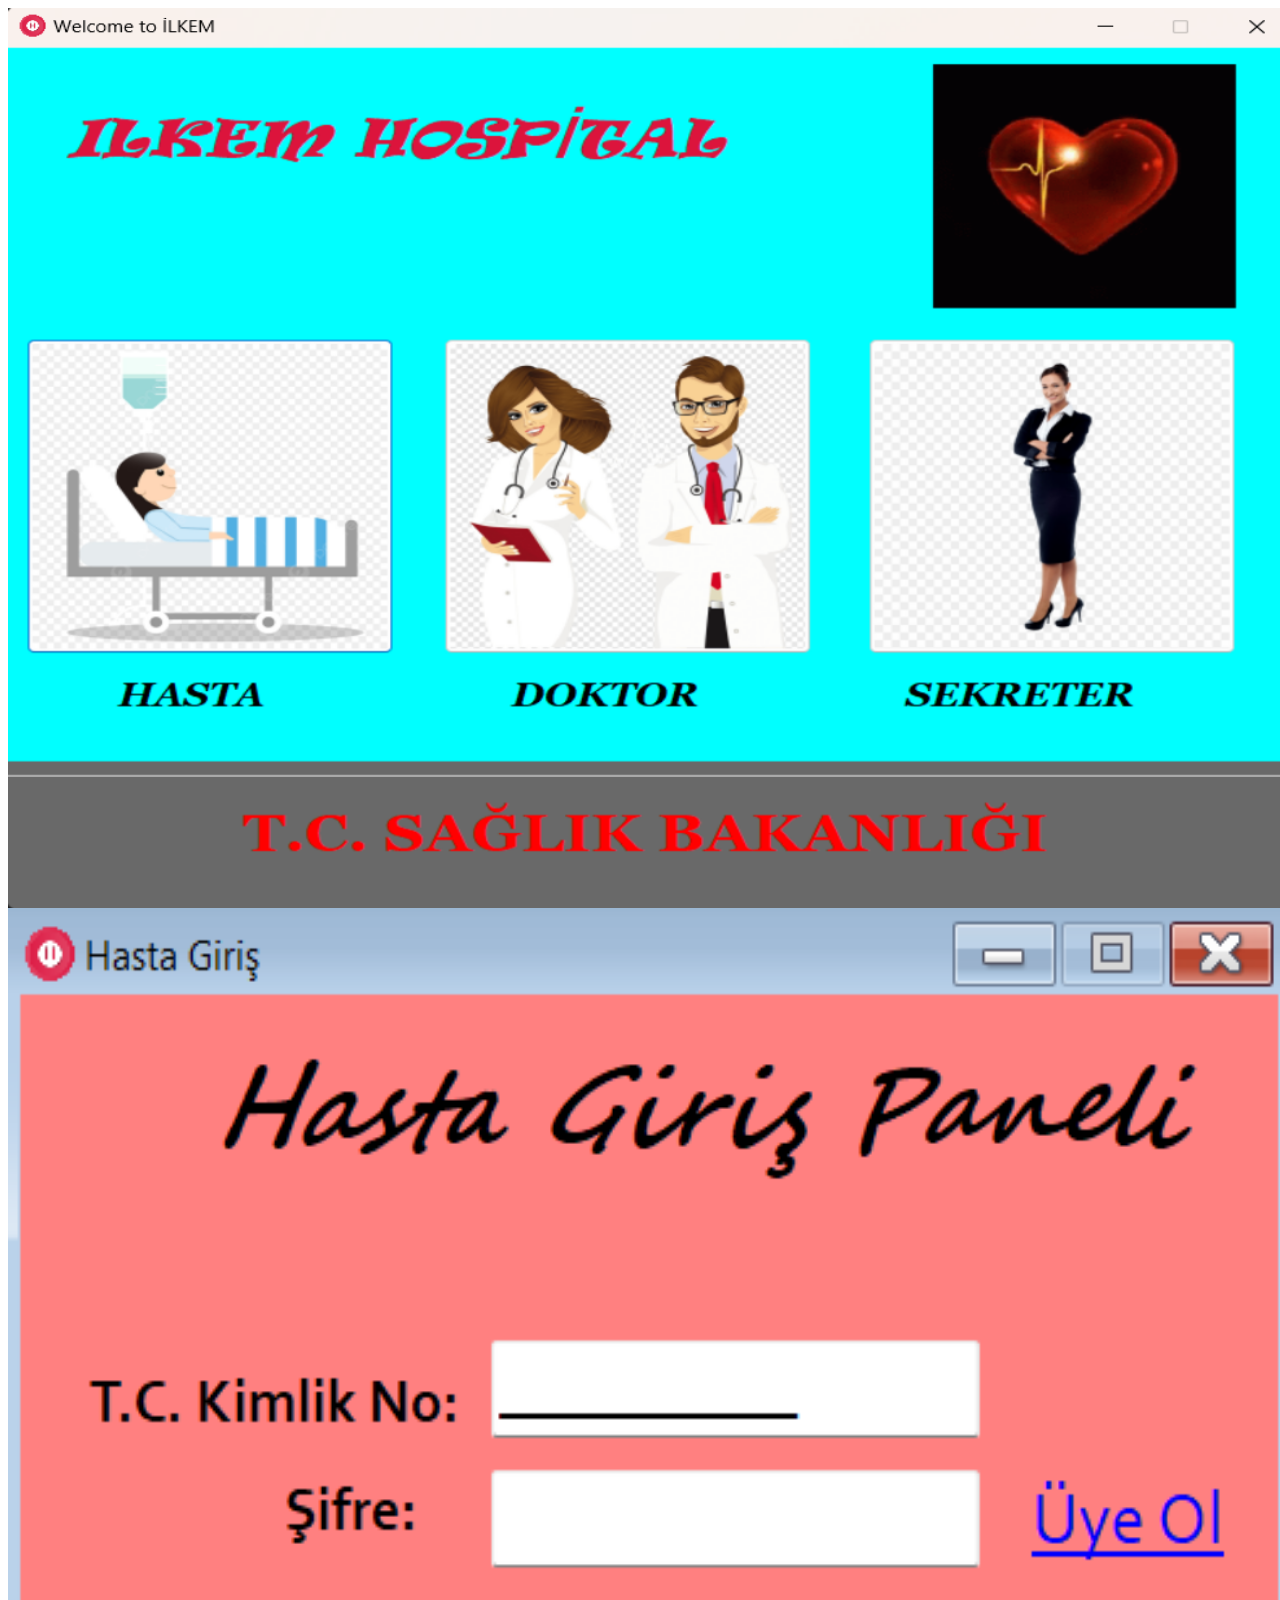
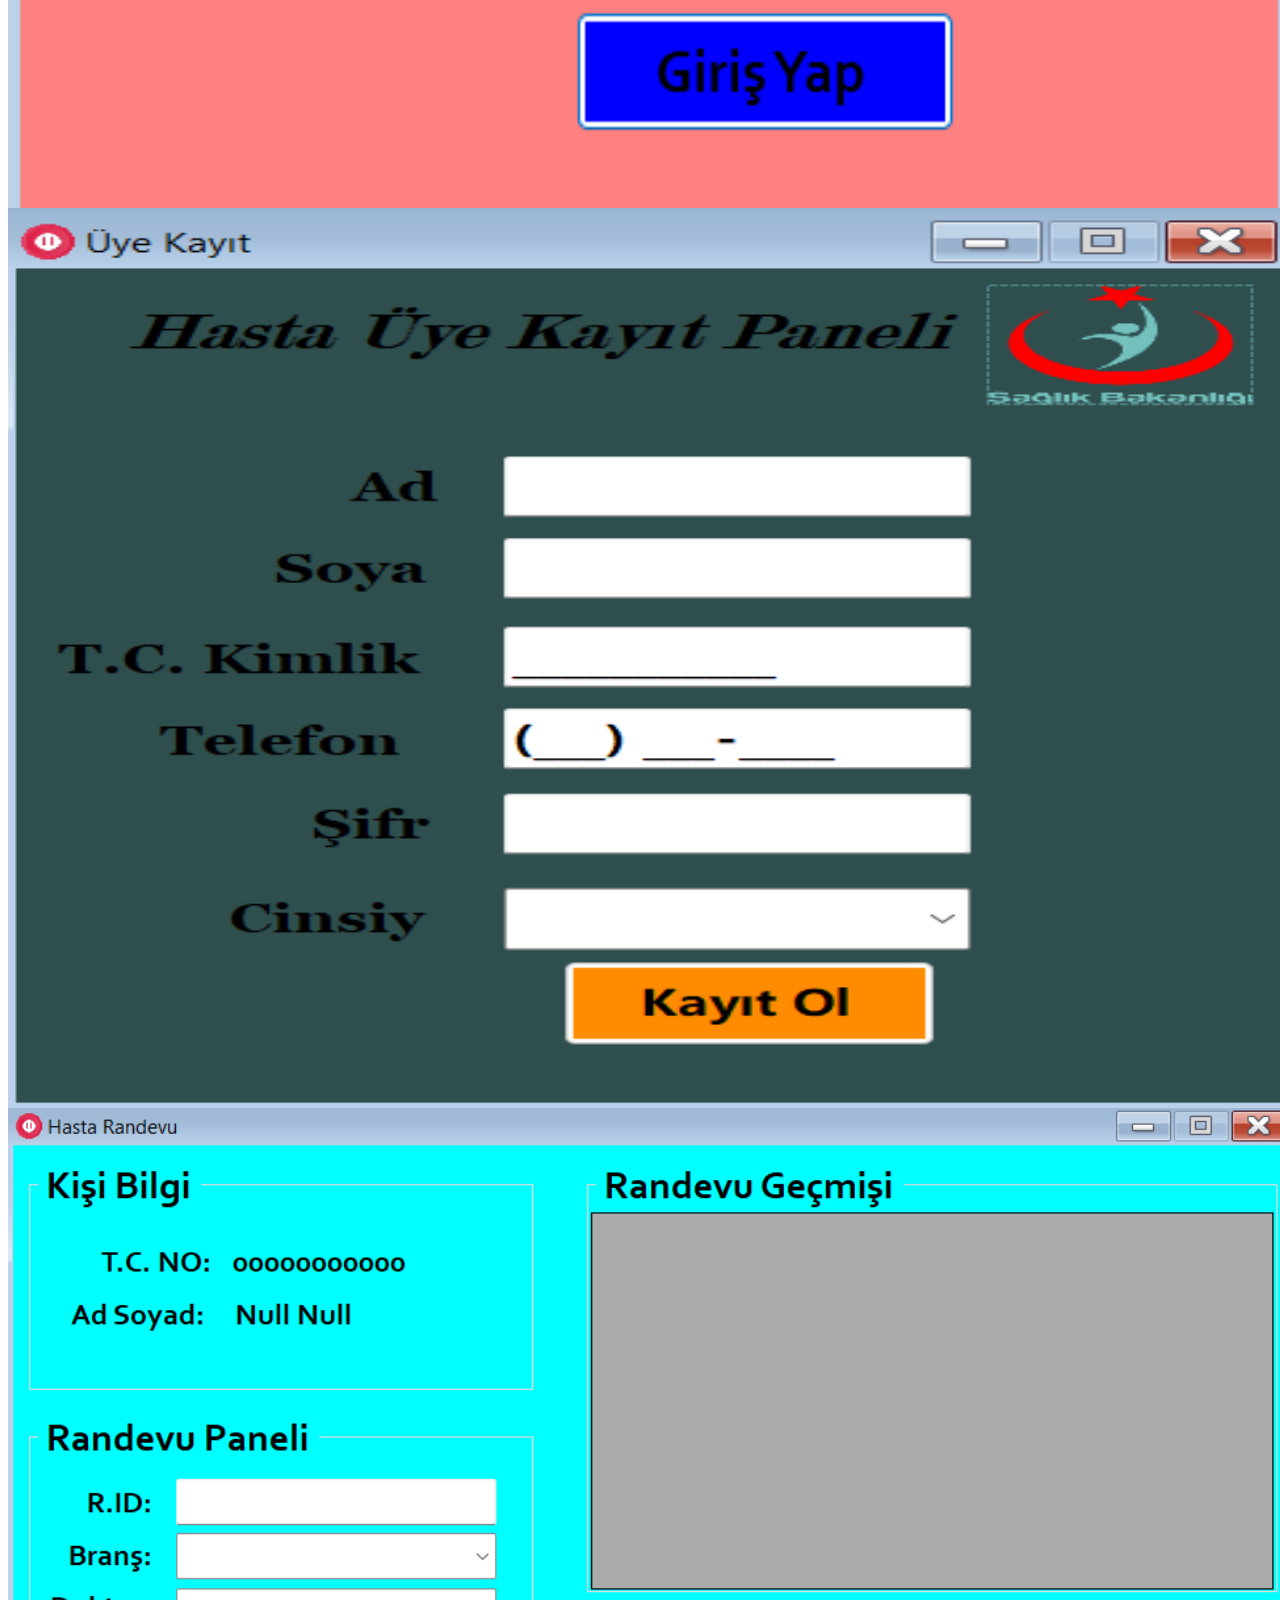
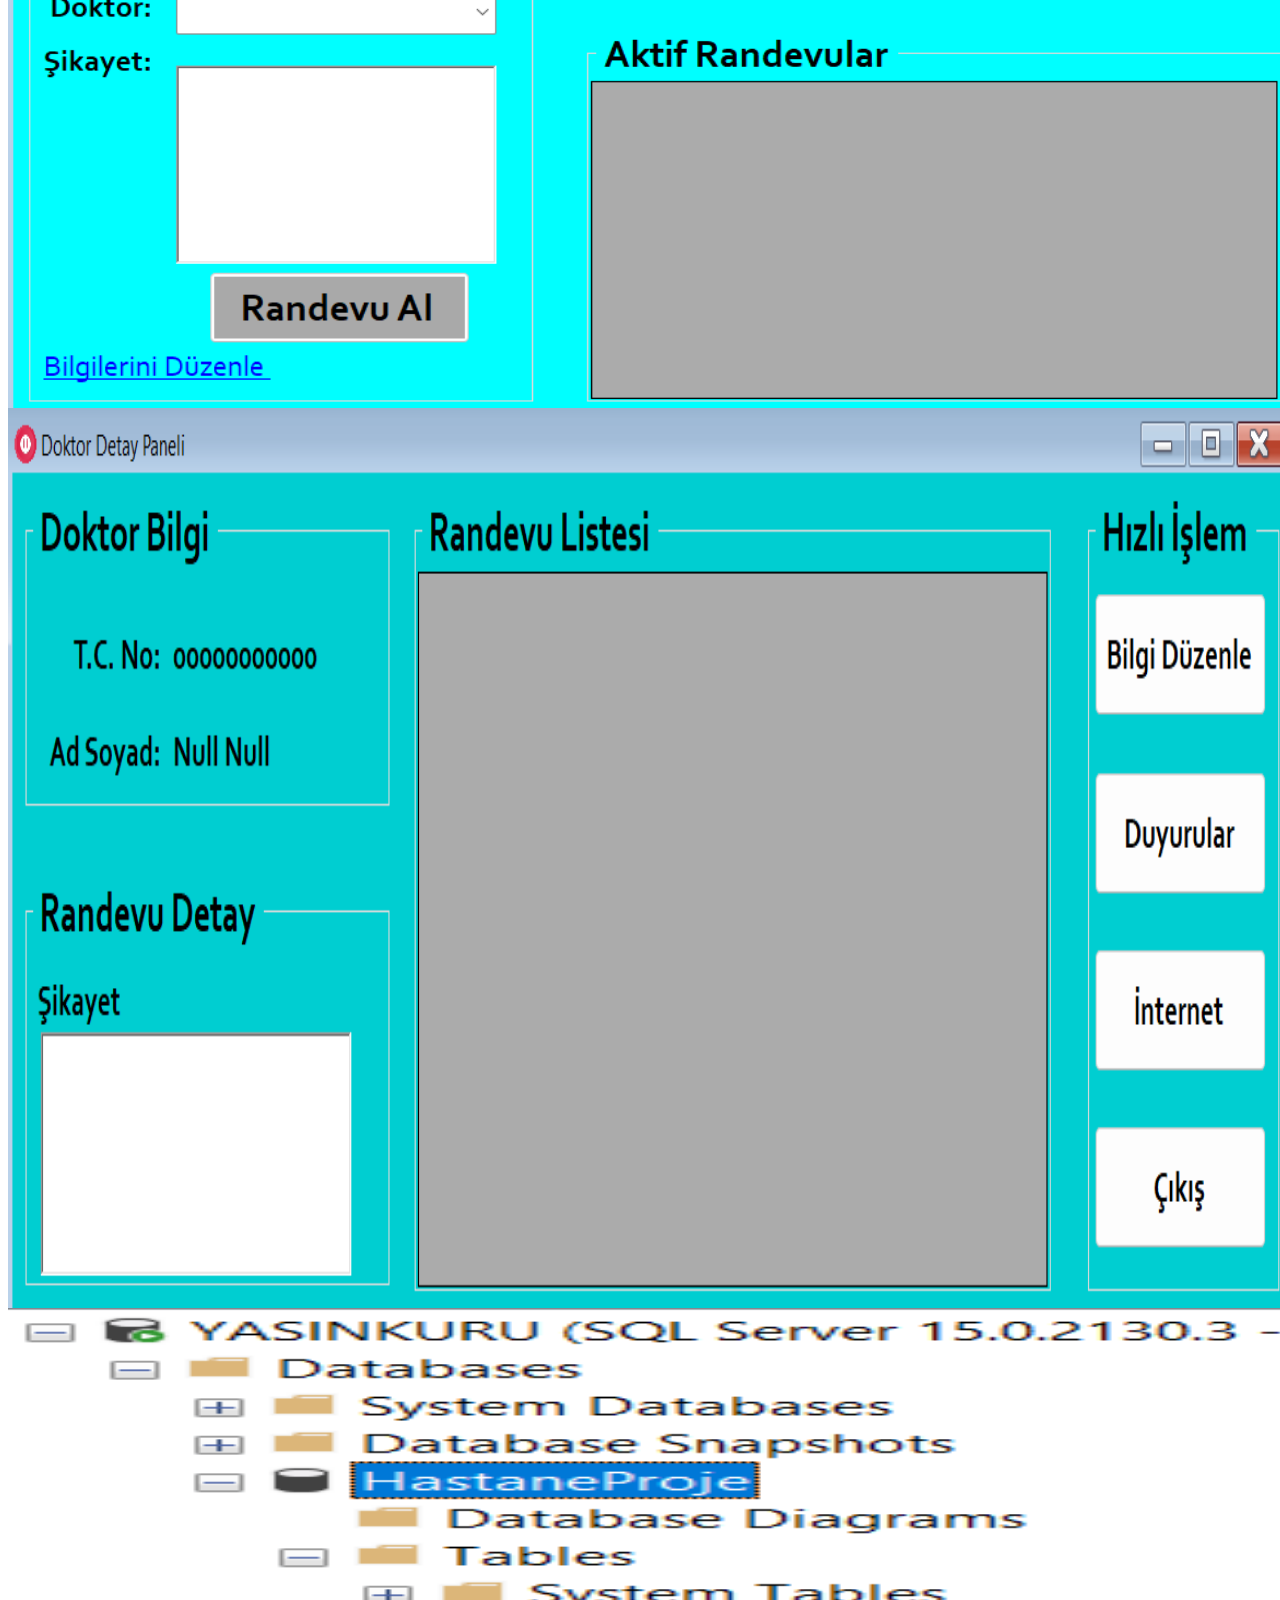
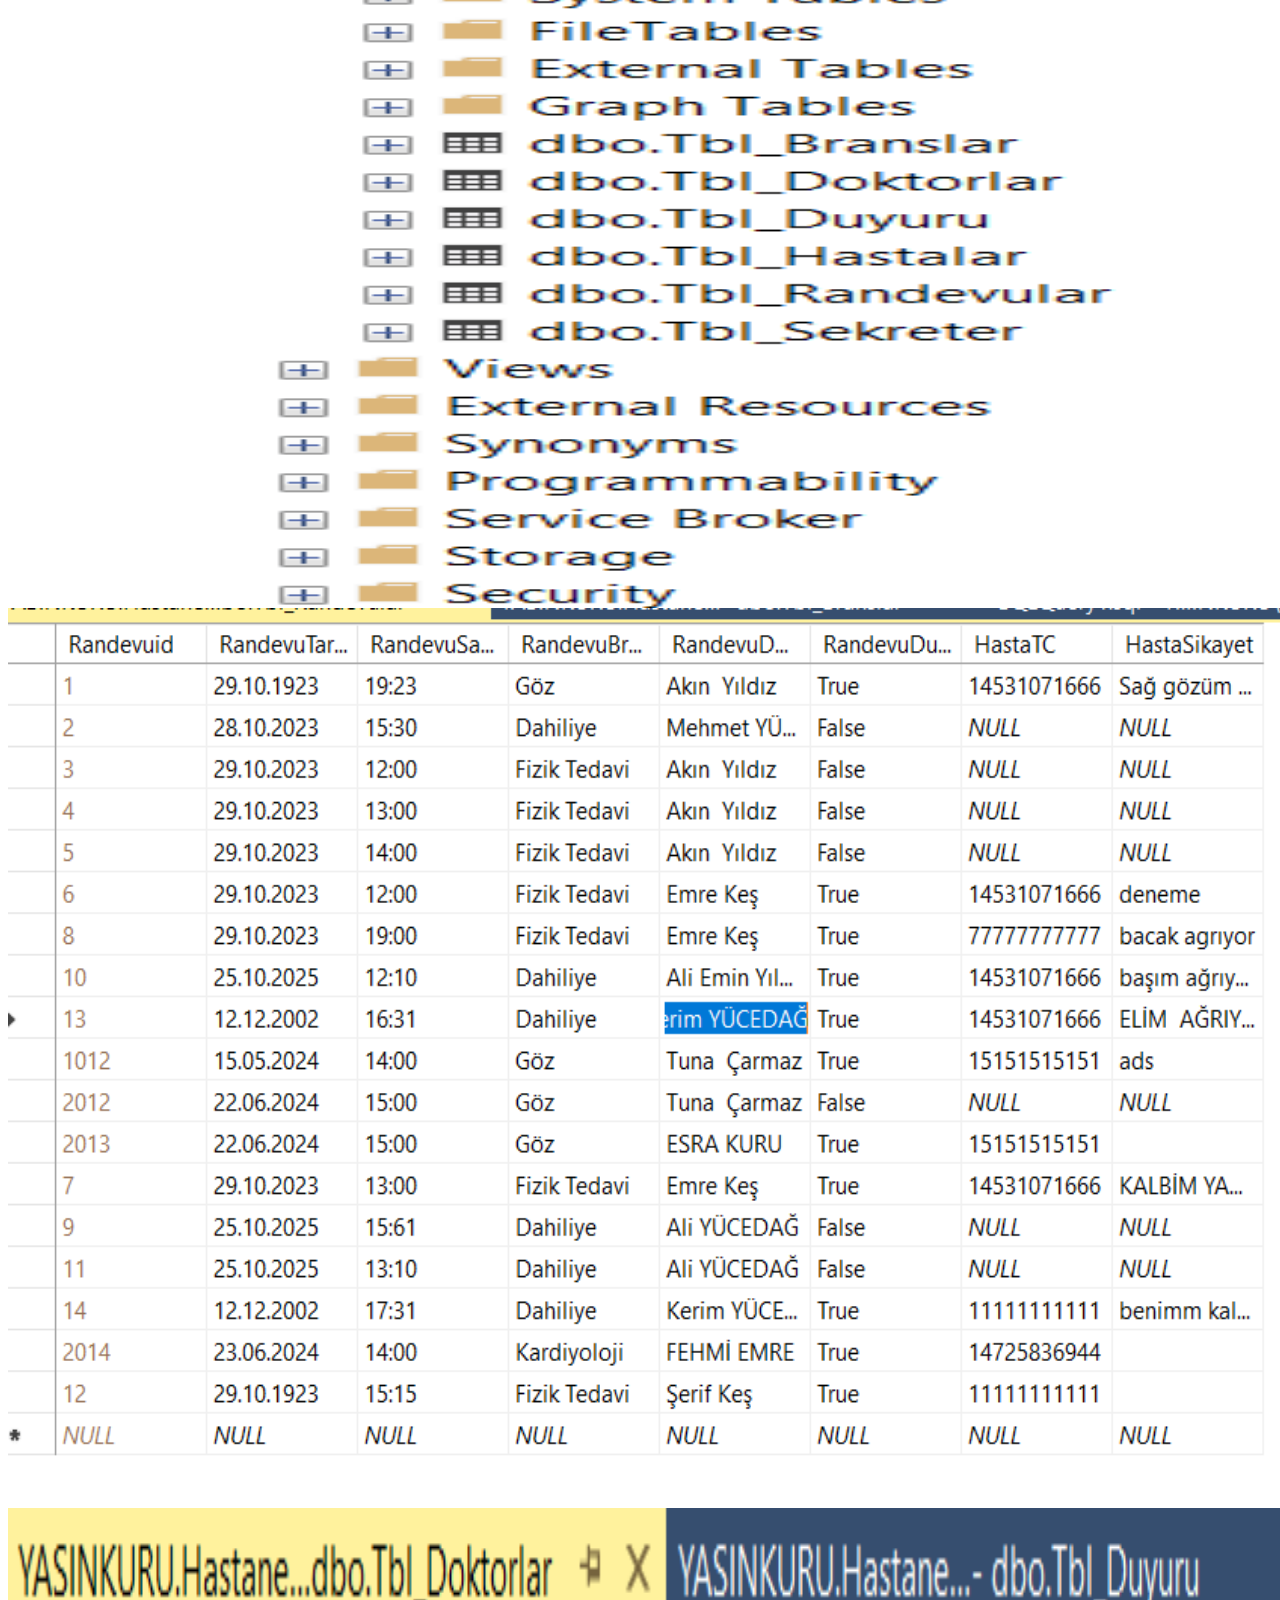
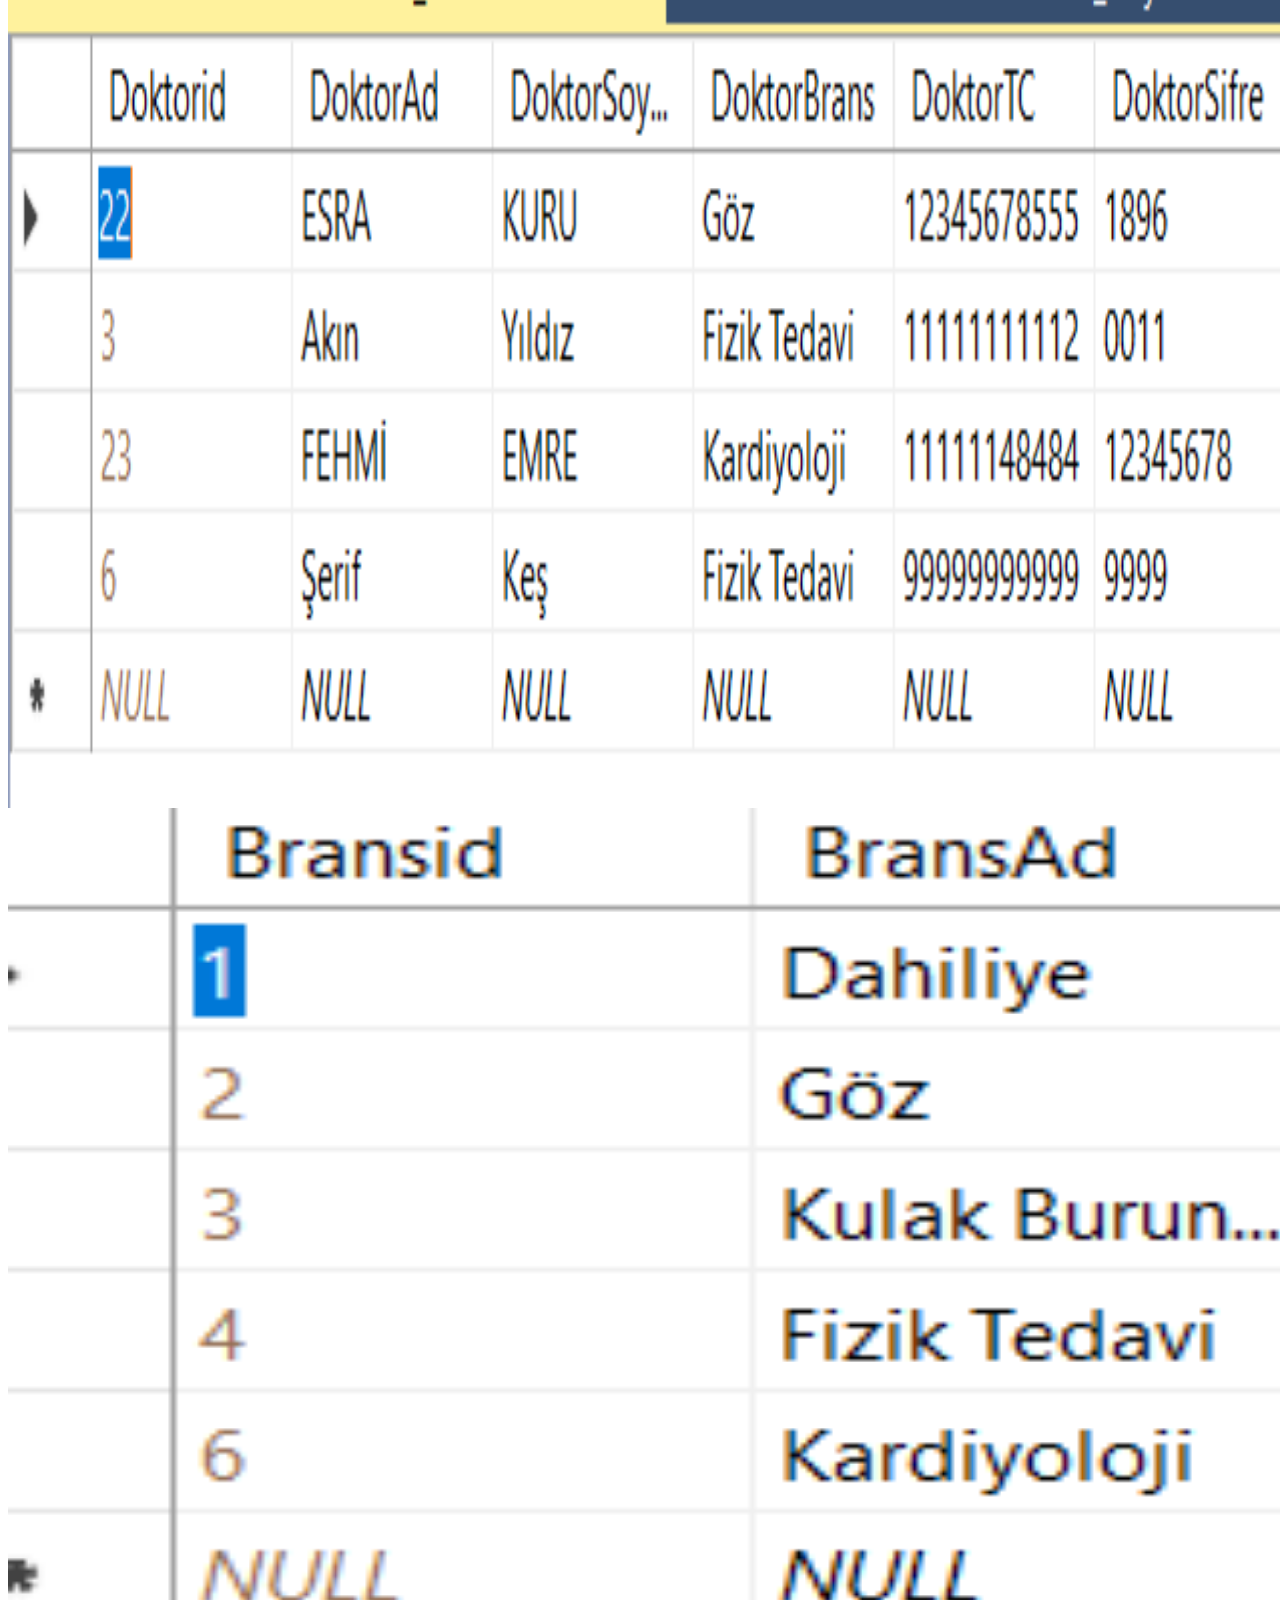
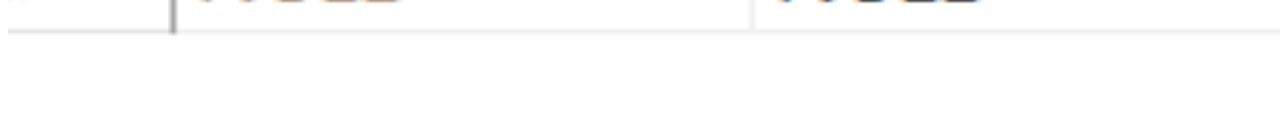
<file: My Portfolio Website/projehospital.html>
<html lang="en">
<head>
    <meta charset="UTF-8">
    <meta name="viewport" content="width=device-width, initial-scale=1.0">
    <title>Document</title>
    <style>
        img{
            height: 100vh;
            width: 100vw;

        }
    </style>
  
</head>
<body>
    <div class="image-container">
        <img src="img/Hospital management system img/profil.png" alt="">
        <img src="img/Hospital management system img/2.png" alt="">
        <img src="img/Hospital management system img/3.png" alt="">
        <img src="img/Hospital management system img/4.png" alt="">
        <img src="img/Hospital management system img/5.png" alt="">
        <img src="img/Hospital management system img/6.png" alt="">
        <img src="img/Hospital management system img/7.png" alt="">
        <img src="img/Hospital management system img/8.png" alt="">
        <img src="img/Hospital management system img/9.png" alt="">



        

    </div>
</body>
</html>
</file>
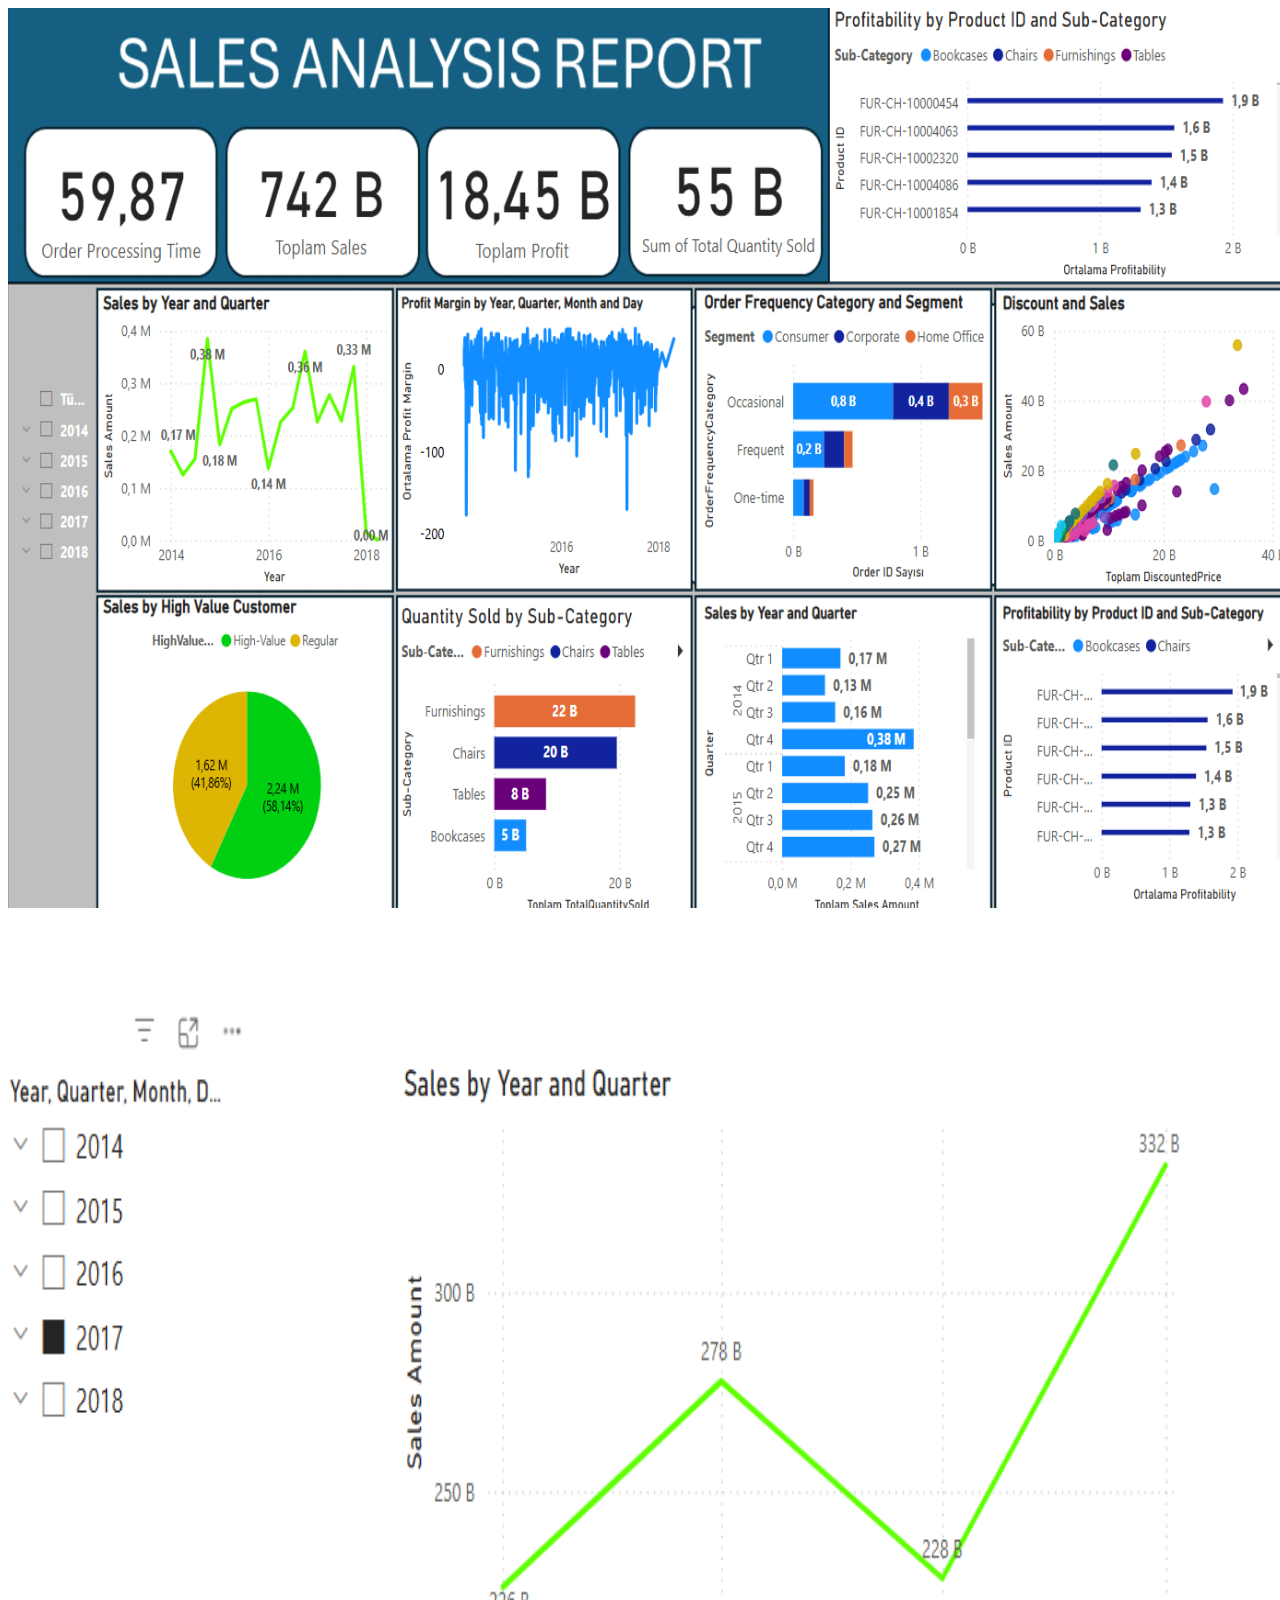
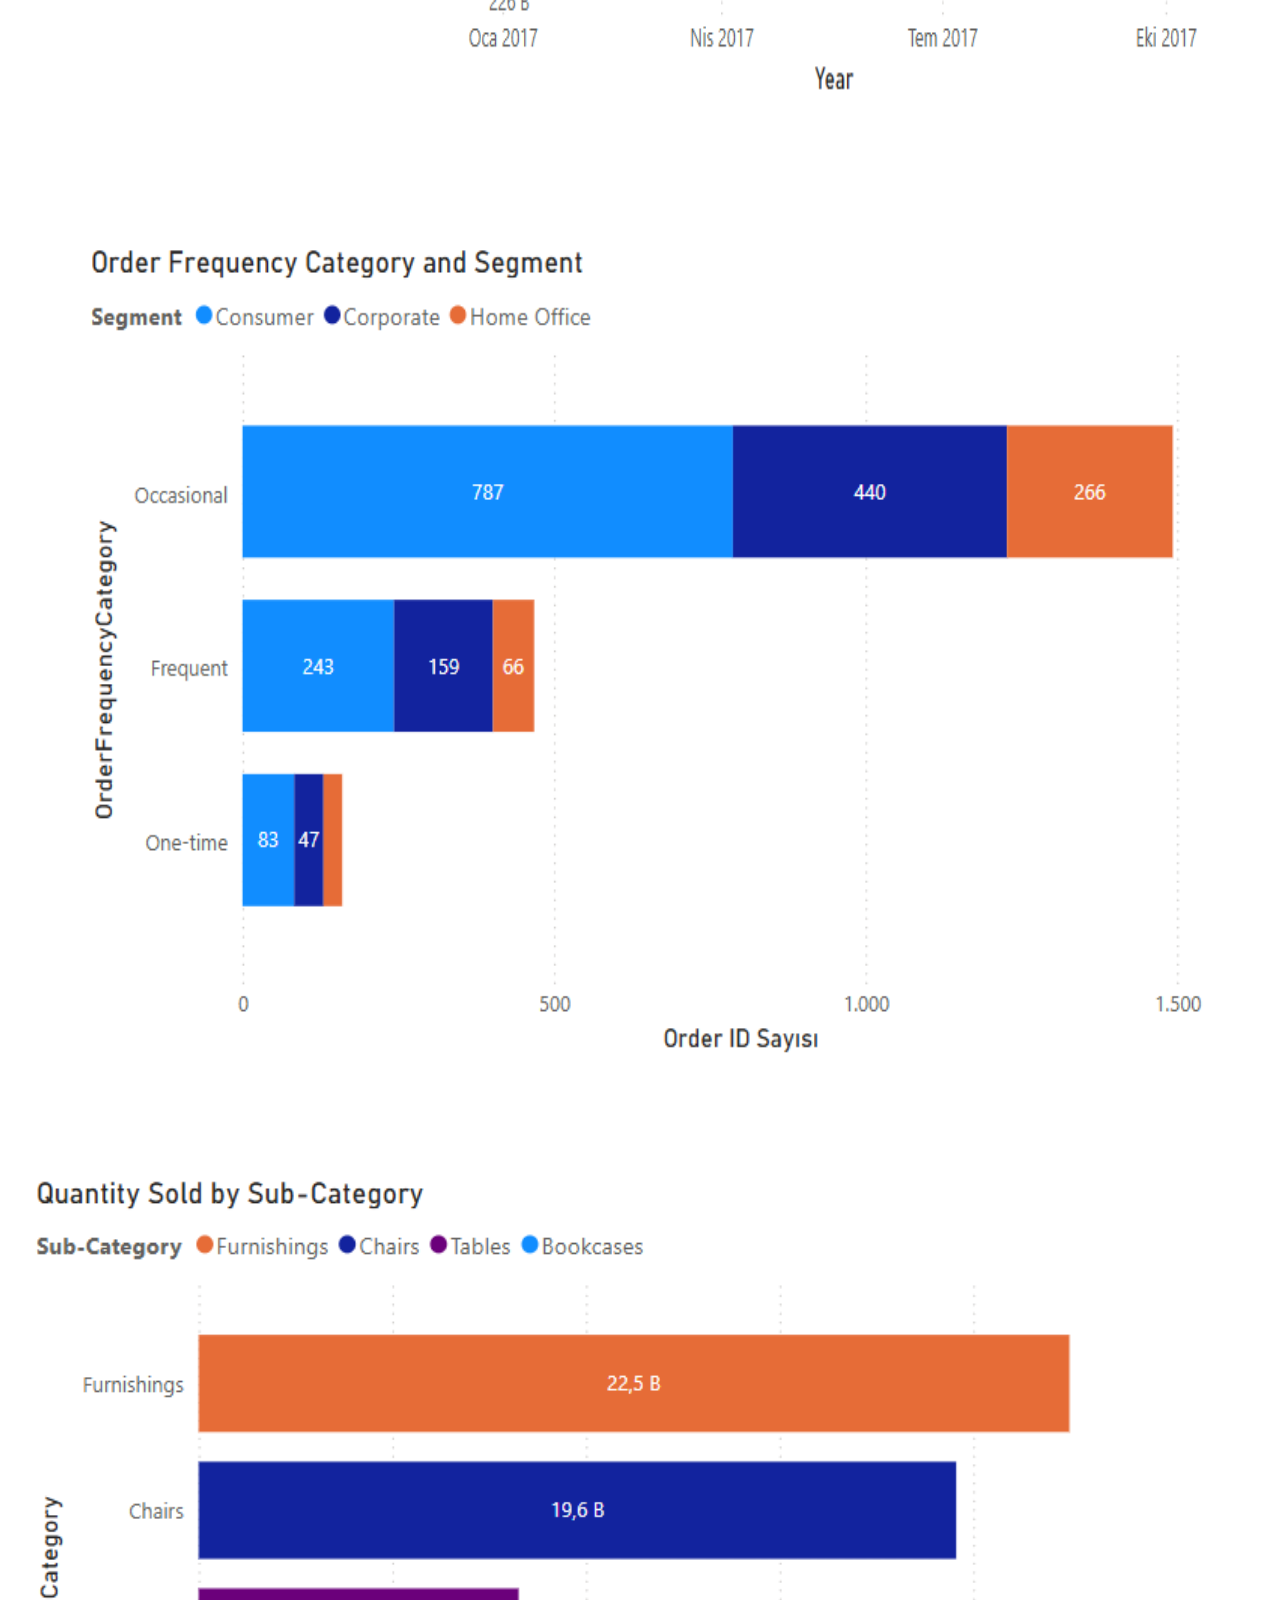
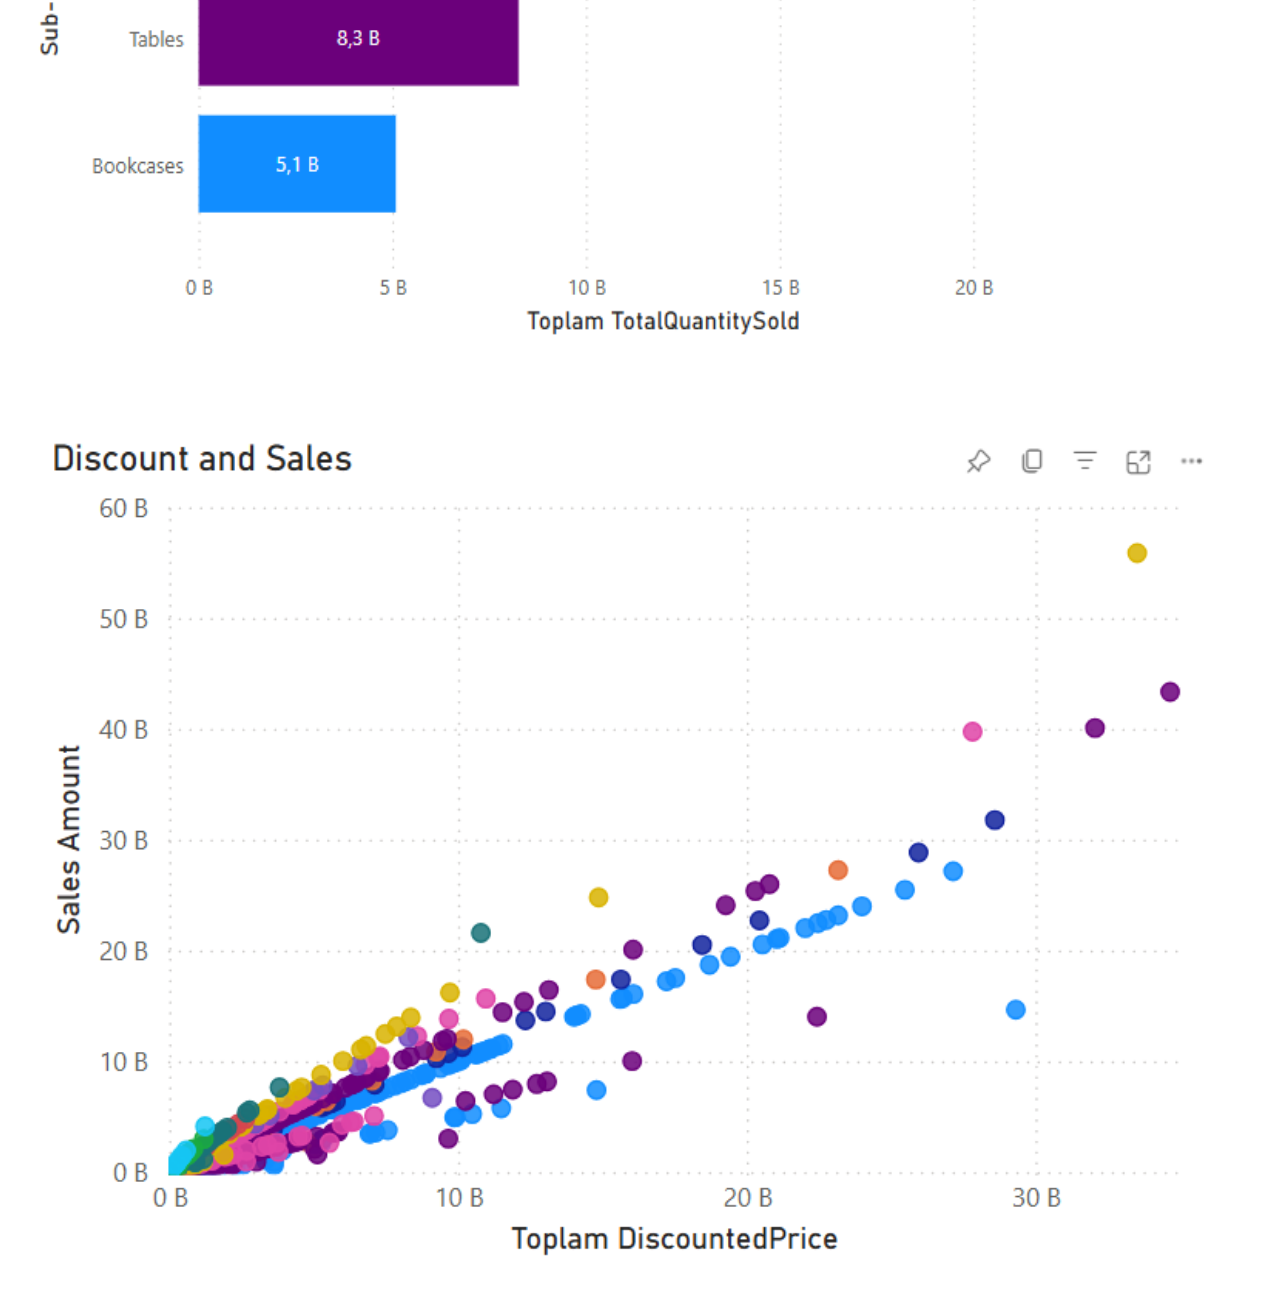
<file: My Portfolio Website/projepowerbi.html>
<html lang="en">
<head>
    <meta charset="UTF-8">
    <meta name="viewport" content="width=device-width, initial-scale=1.0">
    <title>Document</title>
    <style>
        img{
            height: 100vh;
            width: 100vw;

        }
    </style>
  
</head>
<body>
    <div class="image-container">
      <img src="img/Data Visualization img/profile.png" alt="">
      <img src="img/Data Visualization img/Ekran görüntüsü 2024-11-24 142007.png" alt="">
      <img src="img/Data Visualization img/Ekran görüntüsü 2024-11-24 142018.png" alt="">
      <img src="img/Data Visualization img/Ekran görüntüsü 2024-11-24 142108.png" alt="">
      <img src="img/Data Visualization img/Ekran görüntüsü 2024-11-24 142129.png" alt="">





        

    </div>
</body>
</html>
</file>
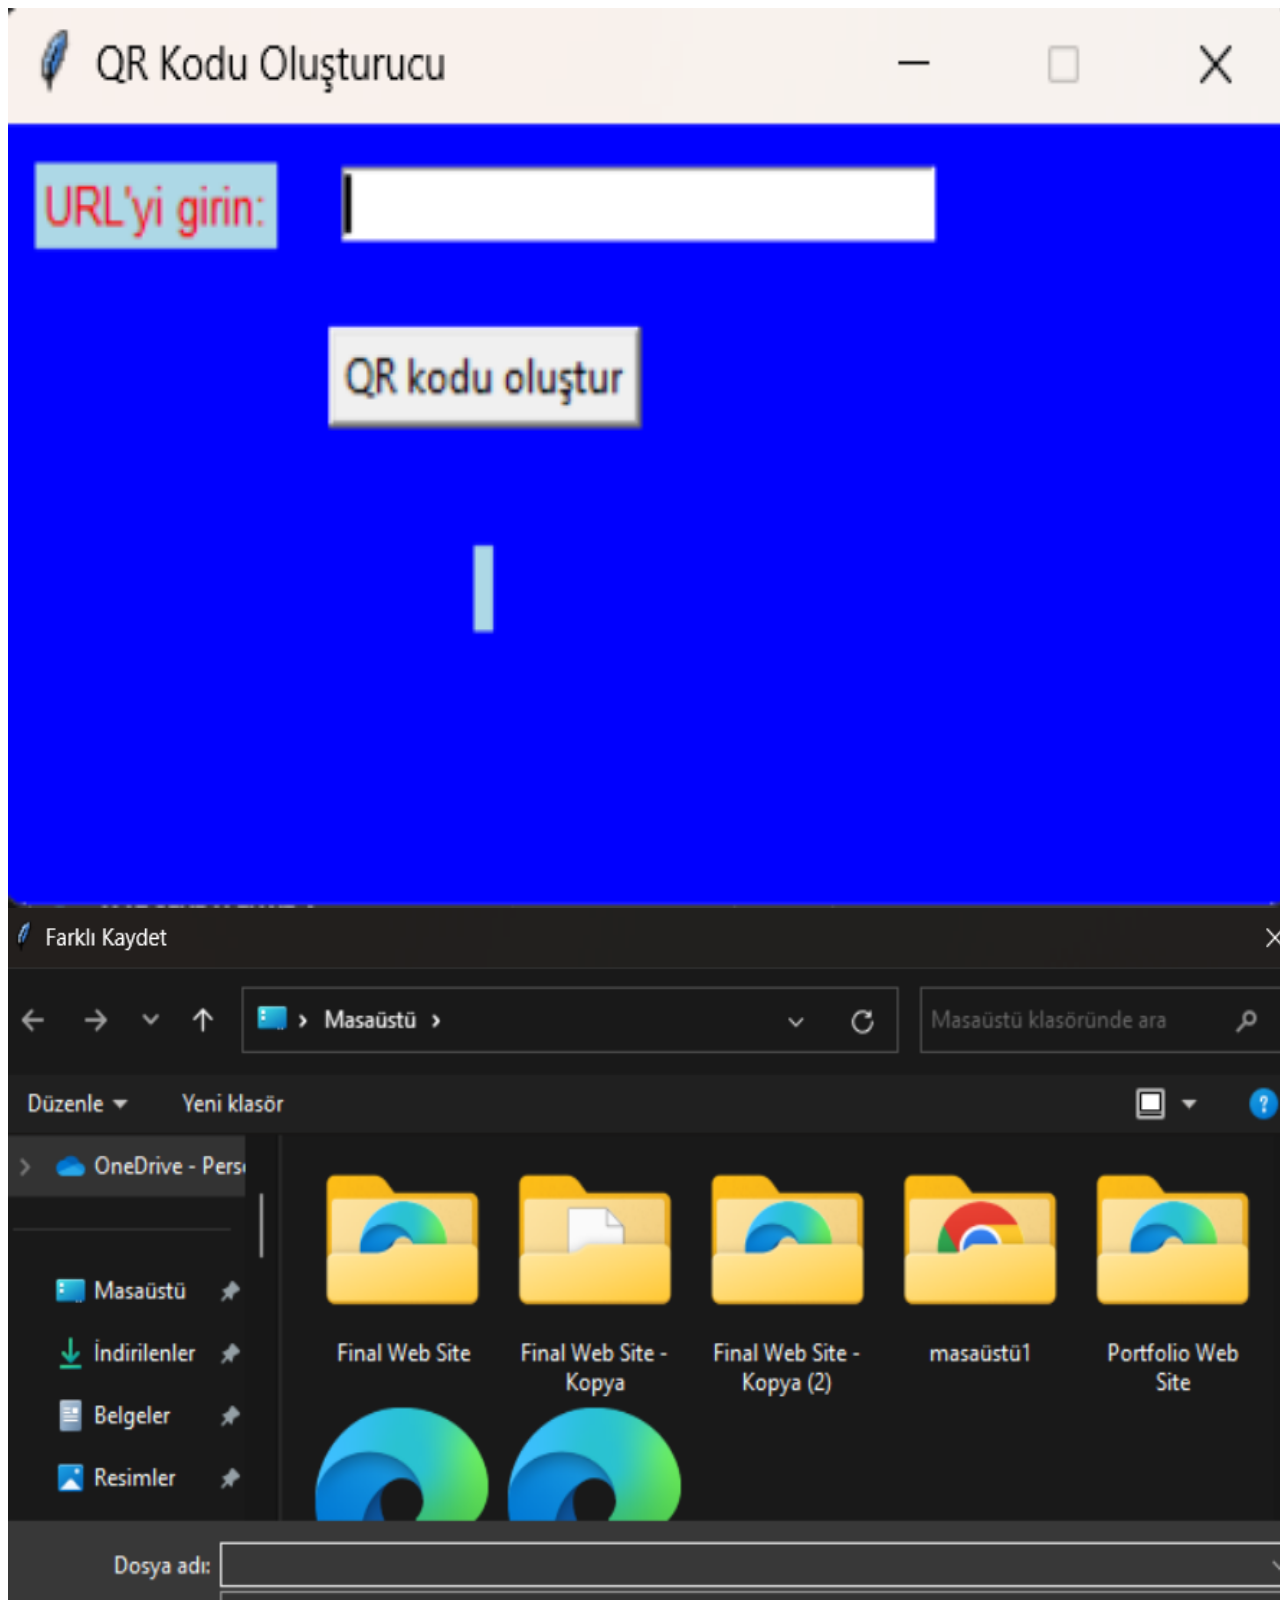
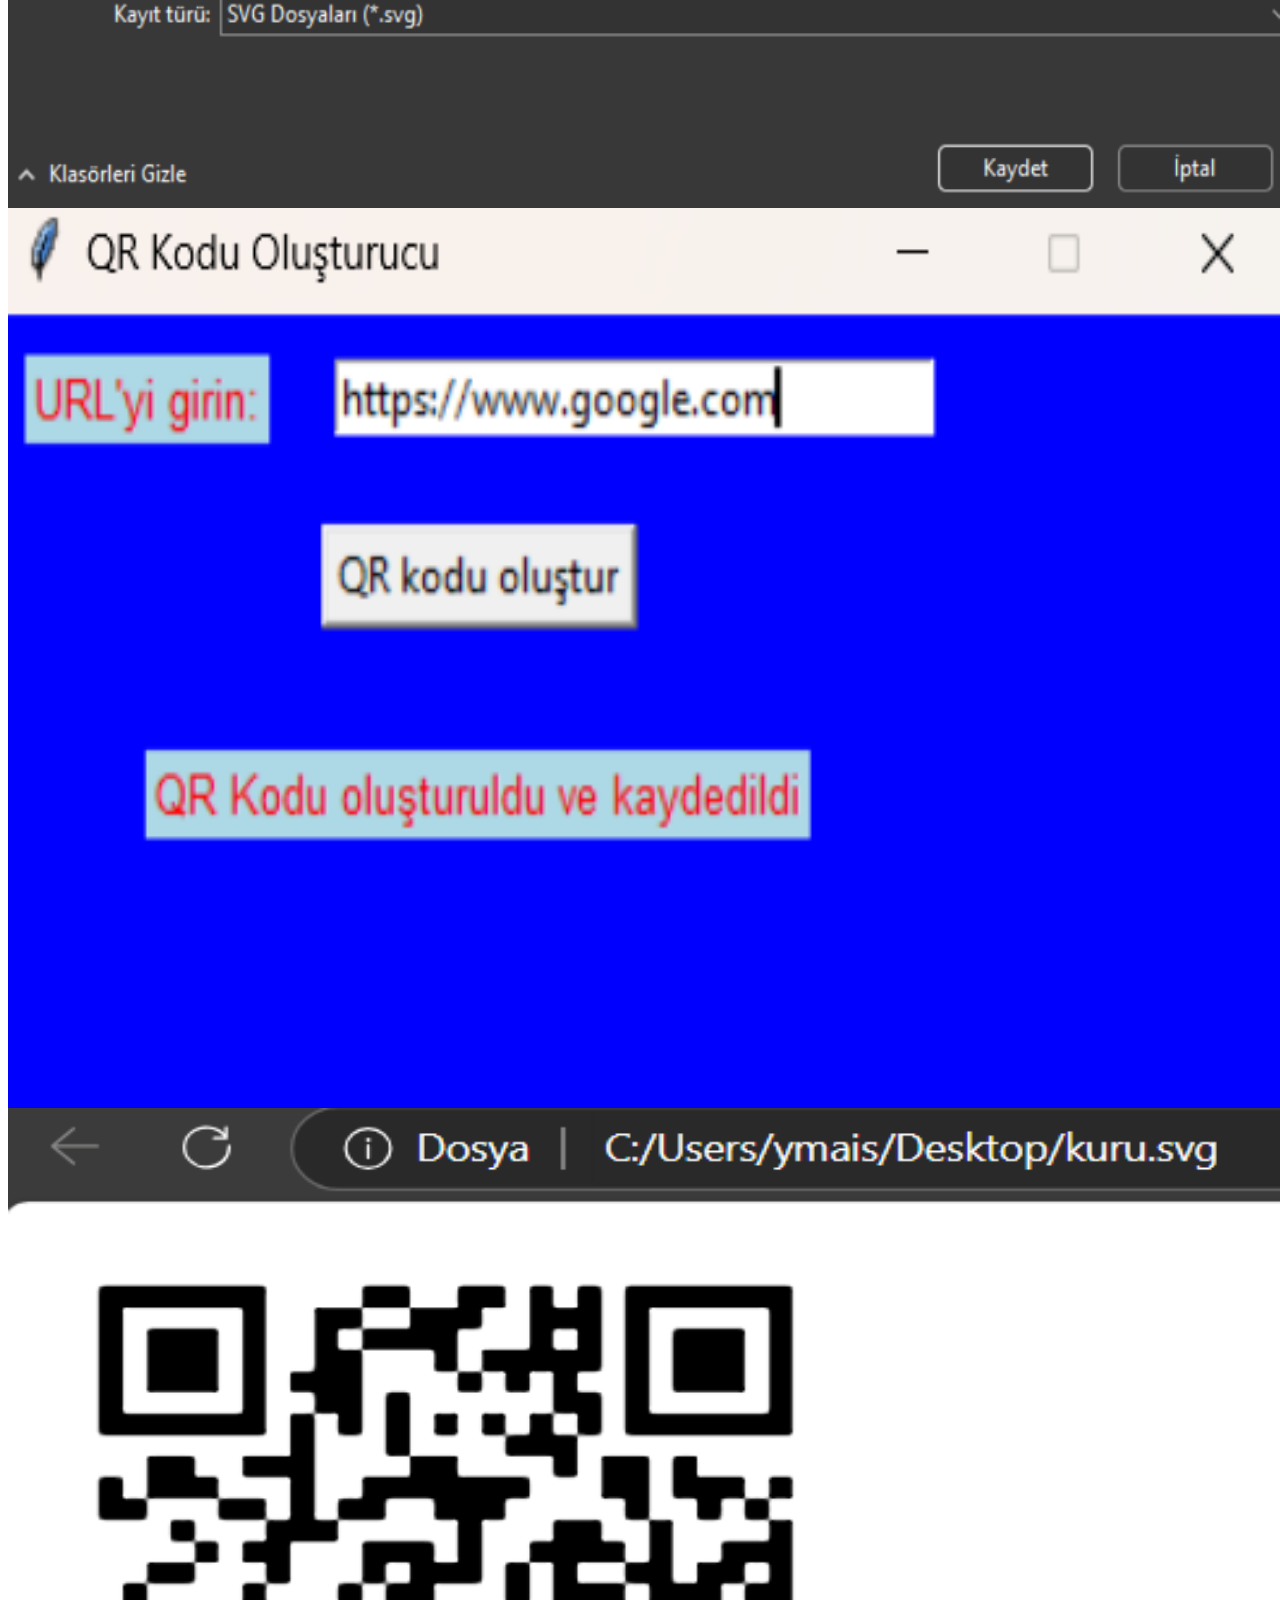
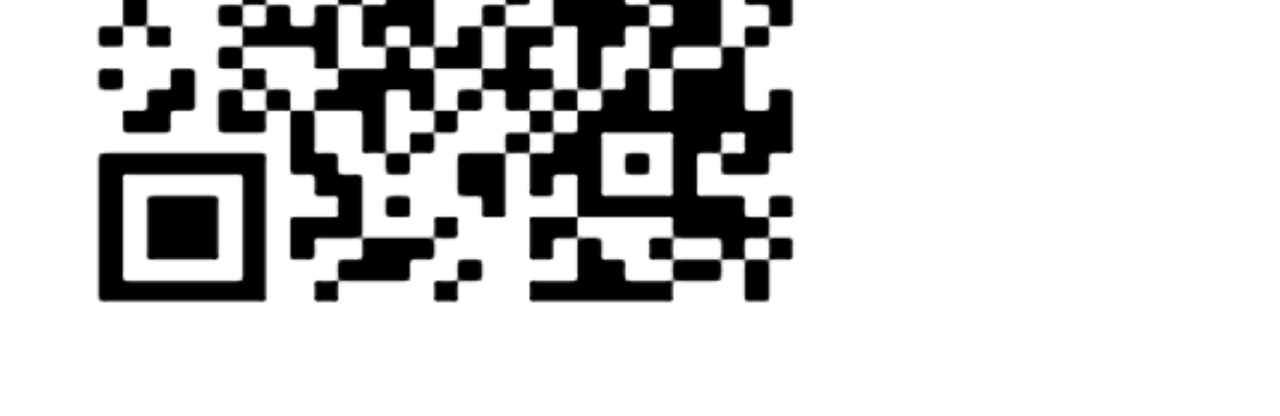
<file: My Portfolio Website/projeqrcode.html>
<html lang="en">
<head>
    <meta charset="UTF-8">
    <meta name="viewport" content="width=device-width, initial-scale=1.0">
    <title>Document</title>
    <style>
        img{
            height: 100vh;
            width: 100vw;

        }
    </style>
  
</head>
<body>
    <div class="image-container">
        <img src="img/QR code generator/Ekran görüntüsü 2024-11-24 161121.png" alt="">
        <img src="img/QR code generator/Ekran görüntüsü 2024-11-24 205312.png" alt="">
        <img src="img/QR code generator/profile.png" alt="">
        <img src="img/QR code generator/Ekran görüntüsü 2024-11-24 161155.png" alt="">

        



        

    </div>
</body>
</html>
</file>
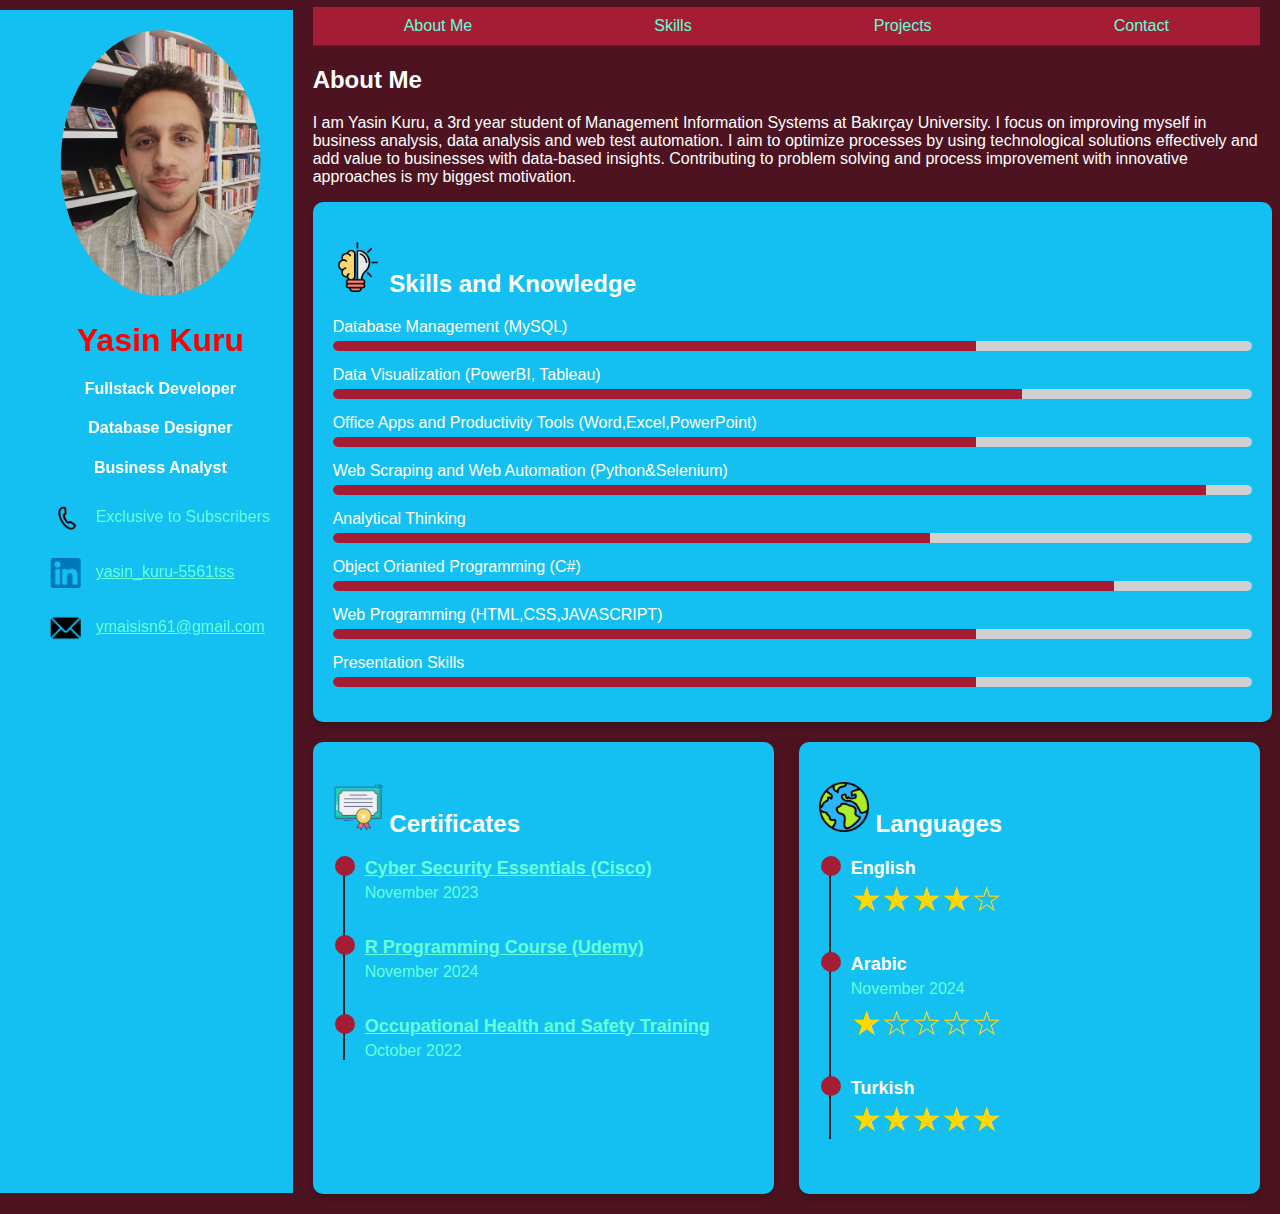
<file: My Portfolio Website/skills.html>
<!DOCTYPE html>
<html lang="tr">
<head>
  <meta charset="UTF-8">
  <meta name="viewport" content="width=device-width, initial-scale=1.0">
  <title>Yasin Kuru</title>
  <link rel="stylesheet" href="skills.css">
</head>
<body>
  <div class="container">
    <!-- Sidebar -->
    <aside class="sidebar">
      <div class="sidebar-wrapper">
      <img src="img/profile-photo.jpg" alt="Avatar" class="avatar">
      <h1 style="color:red; font-weight: bold;">Yasin Kuru</h1>
      <h4>Fullstack Developer</h4>
      <h4>Database Designer</h4>
      <h4>Business Analyst</h4>

      <div class="contact">
        <p><img  src="img/contact icon/phone.png" > <span>Exclusive to Subscribers</span></p>
        <p><img  src="img/contact icon/linkedin.png" alt=""><a href="https://www.linkedin.com/in/yasin-kuru-5561tss/" target="_blank">yasin_kuru-5561tss</a></p>
        <p><img  src="img/contact icon/mail.png" alt="">    <a href="mailto:ymaisisn61@gmail.com" target="_blank">ymaisisn61@gmail.com</a>  </p>
      </div>

    </aside>

    <!-- Content -->
    <main class="content">
      <nav class="tabs">
        <a href="index.html">About Me</a>
        <a href="skills.html">Skills</a>
        <a href="projects.html">Projects</a>
        <a href="contact1.html">Contact</a>
       
      </nav>
      <section class="about">
        <h2>About Me</h2>
        <p>
        I am Yasin Kuru, a 3rd year student of Management Information Systems at Bakırçay University. I focus on improving myself in business analysis, data analysis and web test automation. I aim to optimize processes by using technological solutions effectively and add value to businesses with data-based insights. Contributing to problem solving and process improvement with innovative approaches is my biggest motivation.
        </p>
      </section>
      <section class="skills">
        <div class="skills-container">
          <h2><img style="height: 50px; width: 50px;" src="img/skill.png" alt=""> Skills and Knowledge</h2>
          <div class="skill">
            <p>Database Management (MySQL)</p>
            <div class="progress-bar">
              <div class="progress" style="width: 70%;"></div>
            </div>
          </div>
          <div class="skill">
            <p>Data Visualization (PowerBI, Tableau)</p>
            <div class="progress-bar">
              <div class="progress" style="width: 75%;"></div>
            </div>
          </div>
          <div class="skill">
            <p>Office Apps and Productivity Tools (Word,Excel,PowerPoint)</p>
            <div class="progress-bar">
              <div class="progress" style="width: 70%;"></div>
            </div>
          </div>
          <div class="skill">
            <p>Web Scraping and Web Automation (Python&Selenium)</p>
            <div class="progress-bar">
              <div class="progress" style="width: 95%;"></div>
            </div>
          </div>
          <div class="skill">
            <p>Analytical Thinking</p>
            <div class="progress-bar">
              <div class="progress" style="width: 65%;"></div>
            </div>
          </div>
          <div class="skill">
            <p>Object Orianted Programming (C#)</p>
            <div class="progress-bar">
              <div class="progress" style="width: 85%;"></div>
            </div>
          </div>
          <div class="skill">
            <p>Web Programming (HTML,CSS,JAVASCRIPT)</p>
            <div class="progress-bar">
              <div class="progress" style="width: 70%;"></div>
            </div>
          </div>
          <div class="skill">
            <p>Presentation Skills</p>
            <div class="progress-bar">
              <div class="progress" style="width: 70%;"></div>
            </div>
          </div>
        </div>
      </section>
      <section class="displayflex-part">
        <div class="certificates-container back">
          <h2><img style="height: 50px; width: 50px; ;" src="img/certificate.png" alt=""> Certificates</h2>
            
        <div class="timeline">
          <div class="timeline-item">
            <div class="timeline-dot"></div>
            <div class="timeline-content">
              <h3><a href="certificates/Cisco.pdf" target="_blank">Cyber Security Essentials (Cisco)</a></h3>
              <p class="date">November 2023</p>
            </div>
            </div>
            <div class="timeline-item">
              <div class="timeline-dot"></div>
              <div class="timeline-content">
                <h3><a href="certificates/Rprogramming.pdf" target="_blank">R Programming Course (Udemy)</a></h3>
                <p class="date">November 2024</p>
              </div>
              </div>
              <div class="timeline-item">
                <div class="timeline-dot"></div>
                <div class="timeline-content">
                  <h3> <a href="certificates/Occupational Health and Safety Training.pdf" target="_blank">Occupational Health and Safety Training</a></h3>
                  <p class="date">October 2022</p>
                </div>
                </div>
          </div>
          </div>
          <div class="languages-container back">
            <h2><img style="height: 50px; width: 50px; ;" src="img/world.png" alt=""> Languages</h2>
            <div class="timeline">
              <div class="timeline-item">
                <div class="timeline-dot"></div>
                <div class="timeline-content">
                  <h3>English</h3>
                  <span class="stars">★★★★☆</span>

                </div>
                </div>
                <div class="timeline-item">
                  <div class="timeline-dot"></div>
                  <div class="timeline-content">
                    <h3>Arabic</h3>
                    <p class="date">November 2024</p>
                    <span class="stars">★☆☆☆☆</span>

                  </div>
                  </div>
                  <div class="timeline-item">
                    <div class="timeline-dot"></div>
                    <div class="timeline-content">
                      <h3>Turkish</h3>
                      <span class="stars">★★★★★</span>
                    </div>
                    </div>
              </div>
              </div>
    
          
          
      </section>
    </main>
  </div>
</body>
</html>
</file>
<file: My Portfolio Website/aboutme.css>
body {
    margin: 0;
    margin-top: 10px;
    font-family: 'Arial', sans-serif;
    background-color: #4e1320;
    color: #ffffff;
    display: flex;
  }
  .aboutme{
    display: flex;
    column-gap: 40px;
    height: 74%;
  }
  
  .container {
    display: flex;
    width: 100%;
  }
  
  /* Sidebar*/
  .sidebar {
    width: 20%;
    height: 87%;
    padding: 20px;
    background-color: #14c0f1;
    text-align: center;
  }
  
  
  .avatar {
    width: 200px;
    border-radius: 50%;
  }
  .contact{
    display: flex;
    flex-direction: column;
    row-gap: 10px;
  }
  
  .contact img{
    height: 30px;
    width: 30px;
    margin-top: -5px;
  }
  .contact p {
    margin: 10px 0;
    display: flex;
    column-gap: 15px;
  }
  
  .contact span, a {
    color: #64ffda;
  }
  

  
  
  
  /* Nav bar*/
  .content {
    width: 75%;
    padding: 20px;
  }
  
  .tabs {
    display: flex;
    justify-content: space-around;
    border-bottom: 1px solid #333;
    background-color: #a41d35;
    margin-top: -23px; 
  }
  
  .tabs a {
    color: #64ffda;
    text-decoration: none;
    padding: 10px 0;
  }
  
  .tabs .active {
    font-weight: bold;
  }
  
  .about, .services {
    margin-top: 20px;
  }
  
  .service-card {
    background-color: #14c0f1;
    padding: 15px;
    margin: 10px 0;
    border-radius: 5px;
  }
  

  /* Education */
  
  .education-container {
    width: 40%;
    background-color: #14c0f1;
    padding: 20px;
    border-radius: 10px;
    box-shadow: 0 4px 8px rgba(0, 0, 0, 0.2);
  }
  

  .timeline {
    position: relative;
    margin-left: 10px;
    padding-left: 0px;
    border-left: 2px solid #242624 ;
  }
  
  .timeline-item {
    margin-bottom: 35px;
    position: relative;
  }

  
  .timeline-dot {
    width: 20px;
    height: 20px;
    background-color: #a41d35;
    border-radius: 50%;
    position: absolute;
    top: 8px;
    transform: translate(-50%, -50%); /* Ortalamak için  */

  }
  .timeline-content {
    margin-left: 20px;
  }
  
  .timeline-content h3 {
    margin: 0;
    font-size: 16px;
    color: #ffffff;
  }
  
  .timeline-content .date {
    color: #64ffda;
    font-size: 14px;
    margin: 5px 0;
  }
  
  .timeline-content p {
    margin: 0;
    font-size: 16px;
    color: #cccccc;
  }
  .education-wrapper{
    margin-top: -15px;
  }
  /* End  */
  
  /* Experience */
  .experience-container {
    width: 50%;
    background-color: #14c0f1;
    padding: 20px;
    border-radius: 10px;
    box-shadow: 0 4px 8px rgba(0, 0, 0, 0.2);
  }
  .experience-wrapper{
    margin-top: -15px;
  }
  /* END  */
</file>
<file: My Portfolio Website/contact1.css>
body {
    margin: 0;
    margin-top: 10px;
    font-family: 'Arial', sans-serif;
    background-color: #4e1320;
    color: #ffffff;
    display: flex;
  }
  .aboutme{
    display: flex;
    column-gap: 40px;
    height: 74%;
  }
  
  .container {
    display: flex;
    width: 100%;
  }
  
  /* Sidebar*/
  .sidebar {
    width: 20%;
    height: 105%;
    padding: 20px;
    background-color: #14c0f1;
    text-align: center;
  }
  
  
  .avatar {
    width: 200px;
    border-radius: 50%;
  }
  .contact{
    display: flex;
    flex-direction: column;
    row-gap: 10px;
  }
  
  .contact img{
    height: 30px;
    width: 30px;
    margin-top: -5px;
  }
  .contact p {
    margin: 10px 0;
    display: flex;
    column-gap: 15px;
  }
  .contact span, a {
    color: #64ffda;
  }

 
  
  
  /* Navbar */
  .content {
    width: 75%;
    padding: 20px;
  }
  
  .tabs {
    display: flex;
    justify-content: space-around;
    border-bottom: 1px solid #333;
    background-color: #a41d35;
    margin-top: -23px; 
  }
  
  .tabs a {
    color: #64ffda;
    text-decoration: none;
    padding: 10px 0;
  }
  
  .tabs .active {
    font-weight: bold;
  }
  
  .about, .services {
    margin-top: 20px;
  }
  
  .service-card {
    background-color: #14c0f1;
    padding: 15px;
    margin: 10px 0;
    border-radius: 5px;
  }
  

  /* Education */
  
  .education-container {
    width: 40%;
    background-color: #14c0f1;
    padding: 20px;
    border-radius: 10px;
    box-shadow: 0 4px 8px rgba(0, 0, 0, 0.2);
  }
  

  
  .education-wrapper{
    margin-top: -15px;
  }


  /* FORM */
  
.form{
    display: flex;
    row-gap: 100px;
}
.form-image {
    background-color: #ffffff;
    background-color: rgb(176, 101, 101,0);
    padding: 20px;
}

.form-image img {
    width: 450px;
    height: auto;
    border-radius: 50%;
    margin-top: 50px;

}

.form-area {
    padding: 40px;
}

form {
    display: flex;
    flex-direction: column;
}

label {
    color: #fff;
    margin-bottom: 5px;
}

input[type="text"],
input[type="email"],
textarea {
    width: 300px;
    padding: 10px;
    margin-bottom: 20px;
    border-radius: 5px;
    border: none;
    font-size: 14px;
}

input[type="text"],
input[type="email"] {
    height: 40px;
}

textarea {
    resize: none;
    height: 100px;
}

button {
    background-color: #00d6c4;
    color: #fff;
    border: none;
    padding: 10px 20px;
    font-size: 16px;
    border-radius: 5px;
    cursor: pointer;
    transition: background-color 0.3s;
}

button:hover {
    background-color: #00b8a8;
}
</file>
<file: My Portfolio Website/projects.css>
body {
    margin: 0;
    margin-top: 10px;
    font-family: 'Arial', sans-serif;
    background-color: #4e1320;
    color: #ffffff;
    display: flex;
   
  }
  html {
    zoom: 80%; 
}
 
  
  .container {
    display: flex;
    width: 100%;
  }
  
  /* Sidebar */
  .sidebar {
    width: 20%;
    height: 93%;
    padding: 20px;
    background-color: #14c0f1;
    text-align: center;
  }
  
  .sidebar-wrapper{
    margin-top: 70px;
    transform: scale(1.25);

  }
  
  .avatar {
    width: 200px;
    border-radius: 50%;
  }
  
  .contact{
    display: flex;
    flex-direction: column;
    row-gap: 10px;
    margin-left: 50px;
    text-align: center;
  }
  
  .contact img{
    height: 30px;
    width: 30px;
    margin-top: -5px;
  }
  .contact p {
    margin: 10px 0;
    display: flex;
    column-gap: 15px;
  }
  .contact span, a {
    color: #64ffda;
  }
  

  
  /* Navbar */
  .content {
    width: 75%;
    padding: 20px;
    
  }
  
  .tabs {
    display: flex;
    justify-content: space-around;
    border-bottom: 1px solid #333;
    background-color: #a41d35;
    margin-top: -23px; 

  }
  
  .tabs a {
    color: #64ffda;
    text-decoration: none;
    padding: 10px 0;
  }
  
  .tabs .active {
    font-weight: bold;
  }
  
  .about, .services {
    margin-top: 20px;
  }
  
  .service-card {
    background-color: #14c0f1;
    padding: 15px;
    margin: 10px 0;
    border-radius: 5px;
  }
  

  /* Project*/
  
  .project-container{
    background-color: #14c0f1;
    padding: 20px;
    border-radius: 10px;
    box-shadow: 0 4px 8px rgba(0, 0, 0, 0.2);

    display: grid;
    grid-template-columns:repeat(3,1fr);
    row-gap: 15px;
  }
.project-container h1{
  font-size: 4.5rem;
  text-align: center;
  align-items: center;
}
  
.project {
  background-color: #4e1320;
  padding: 20px;
  border-radius: 8px;
  box-shadow: 0 4px 8px rgba(0, 0, 0, 0.1);
  width:400px;
  text-align: center;
  height: 340px;
}

.project img {
  width: 400px;
  height: 200px;
  border-radius: 4px;
}

.project h2 {
  font-size: 1.5rem;
  margin: 20px 0 10px;
  color: white;
}

.project p {
  font-size: 1rem;
  color: #555;
}

.icons{
  display: flex;
  justify-content: center;
}
.icons img{
  width: 40px;
  height: 40px;
}

button{
   background-color:#ffcc00;;
   color:white;
  font-size: 25px;
  margin-top: 8px;
  border-radius: 10px;
  padding: 5px;
  cursor: pointer;
}
  /* End  */
</file>
<file: My Portfolio Website/skills.css>
body {
    margin: 0;
    margin-top: 10px;
    font-family: 'Arial', sans-serif;
    background-color: #4e1320;
    color: #ffffff;
    display: flex;
  }
  .aboutme{
    display: flex;
    column-gap: 40px;
  }
  
  .container {
    display: flex;
    width: 100%;
  }
  
  /* Sidebar */
  .sidebar {
    width: 20%;
    height: 95%;
    padding: 20px;
    background-color: #14c0f1;
    text-align: center;
  }
  .sidebar-wrapper{
    position: fixed ;
    transform: translateX(14%); 
  }
  
  .avatar {
    width: 200px;
    border-radius: 50%;
  }
  .contact{
    display: flex;
    flex-direction: column;
    row-gap: 10px;
  }
  
  .contact img{
    height: 30px;
    width: 30px;
    margin-top: -5px;
  }
  .contact p {
    margin: 10px 0;
    display: flex;
    column-gap: 15px;
  }
  .contact span, a {
    color: #64ffda;
  }

  
  /* Navbar */
  .content {
    width: 75%;
    padding: 20px;
  }
  
  .tabs {
    display: flex;
    justify-content: space-around;
    border-bottom: 1px solid #333;
    background-color: #a41d35;
    margin-top: -23px; 
  }
  
  .tabs a {
    color: #64ffda;
    text-decoration: none;
    padding: 10px 0;
  }
  
  .tabs .active {
    font-weight: bold;
  }
  
  .about, .services {
    margin-top: 20px;
  }
  
  .service-card {
    background-color: #14c0f1;
    padding: 15px;
    margin: 10px 0;
    border-radius: 5px;
  }

  /* Skills */
  .skills-container {
    width: 97%;
    background-color: #14c0f1;
    padding: 20px;
    border-radius: 10px;
    box-shadow: 0 4px 8px rgba(0, 0, 0, 0.2);
  }
  
  
  
  .skill {
    margin-bottom: 15px;
  }
  
  .skill p {
    margin: 0 0 5px;
    font-size: 16px;
  }
  
  .progress-bar {
    background-color: #d0d0d0;
    border-radius: 5px;
    overflow: hidden;
    height: 10px;
    position: relative;
  }
  
  .progress {
    height: 100%;
    background-color: #a41d35;
    transition: width 0.5s ease;
  }

  /* Certificates and languages in Skills */
  .back{
    width: 50%;
    background-color: #14c0f1;
    padding: 20px;
    border-radius: 10px;
    box-shadow: 0 4px 8px rgba(0, 0, 0, 0.2);
    margin-top: 20px;

  }
  .displayflex-part{
    display: flex;
    column-gap: 25px;
  }
  .stars {
    color: gold;
    font-size: 34px;

}
 
  .timeline {
    position: relative;
    margin-left: 10px;
    padding-left: 0px;
    border-left: 2px solid #242624 ;
  }
  
  .timeline-item {
    margin-bottom: 35px;
    position: relative;
  }

  
  .timeline-dot {
    width: 20px;
    height: 20px;
    background-color: #a41d35;
    border-radius: 50%;
    position: absolute;
    top: 8px;
    transform: translate(-50%, -50%); /* Ortalamak için */

  }
  .timeline-content {
    margin-left: 20px;
  }
  
  .timeline-content h3 {
    margin: 0;
    font-size: 18px;
    color: #ffffff;
  }
  
  .timeline-content .date {
    color: #64ffda;
    font-size: 16px;
    margin: 5px 0;
  }
  
  .timeline-content p {
    margin: 0;
    font-size: 18px;
    color: #cccccc;
  }
</file>
